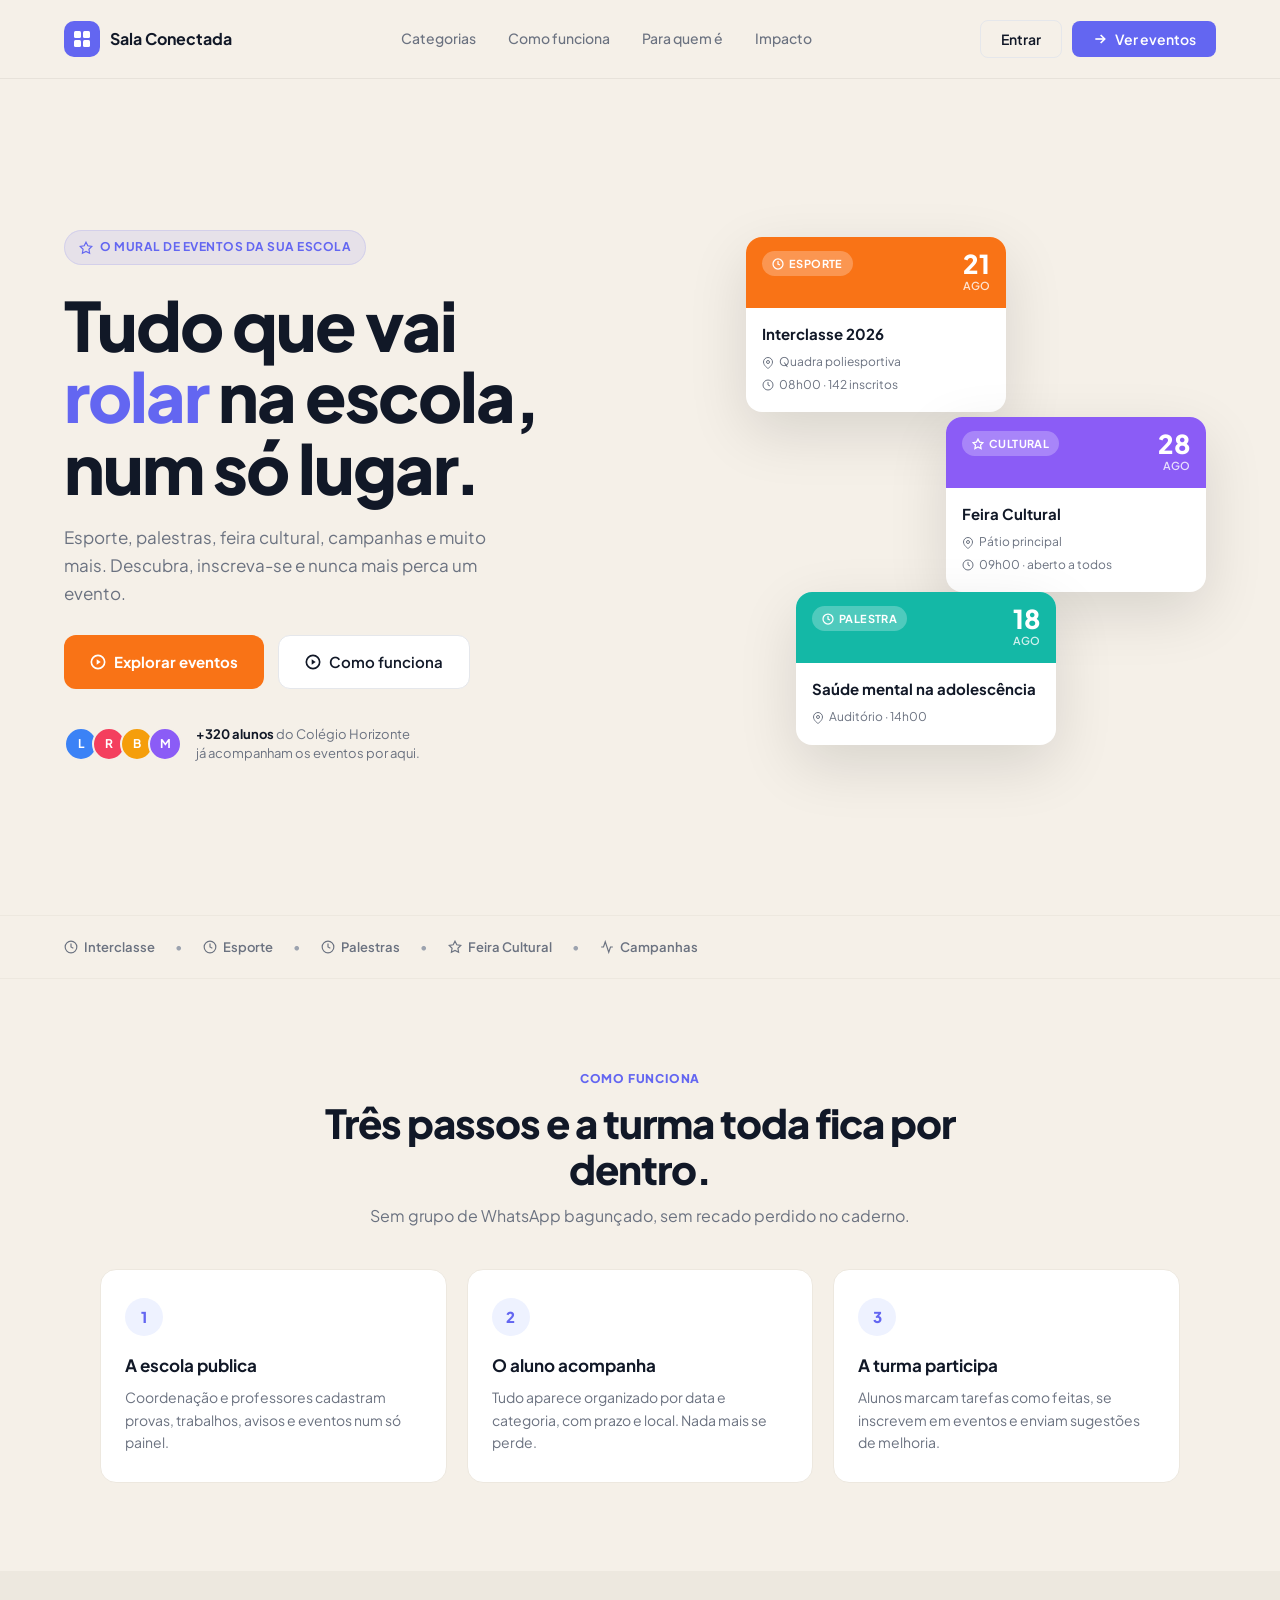
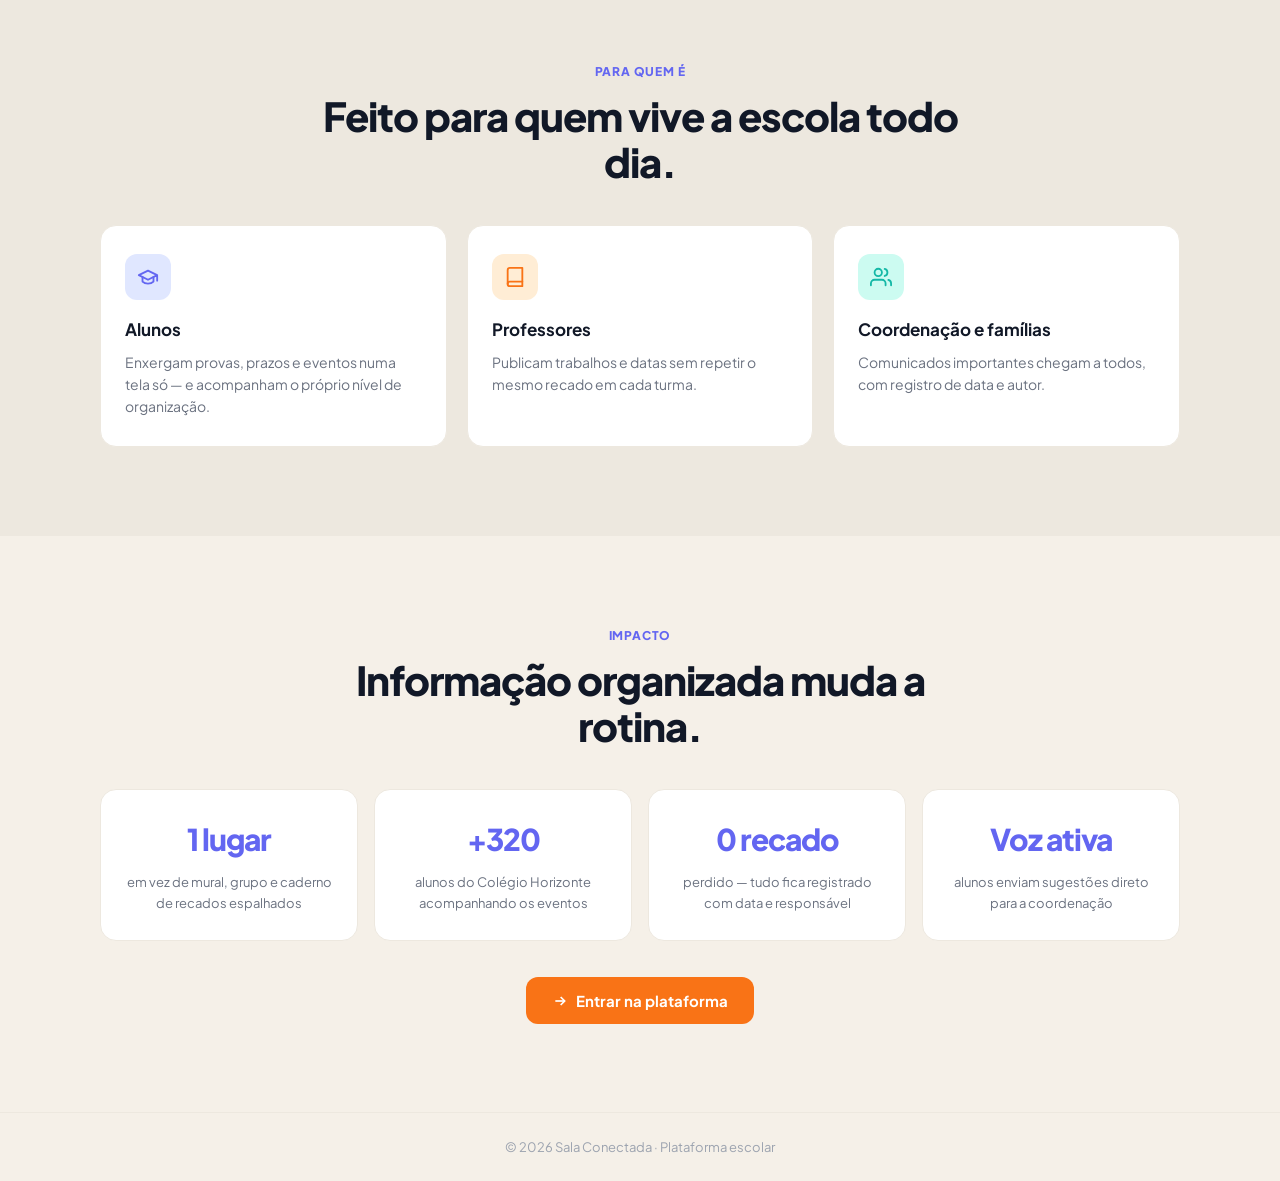
<file: index.html>
<!DOCTYPE html>
<html lang="pt-BR">
<head>
  <meta charset="UTF-8" />
  <meta name="viewport" content="width=device-width, initial-scale=1.0" />
  <title>Sala Conectada</title>
  <link rel="stylesheet" href="style.css?v=6" />
  <link rel="preconnect" href="https://fonts.googleapis.com" />
  <link rel="preconnect" href="https://fonts.gstatic.com" crossorigin />
  <link href="https://fonts.googleapis.com/css2?family=Plus+Jakarta+Sans:wght@400;500;600;700;800&display=swap" rel="stylesheet" />
</head>
<body>

<!-- ════════════════════════════════════════
     LANDING PAGE
════════════════════════════════════════ -->
<div id="landing" class="page-landing show">

  <!-- NAV -->
  <nav class="ln-nav">
    <a class="ln-logo" href="#">
      <div class="logo-icon">
        <svg width="20" height="20" viewBox="0 0 20 20" fill="none">
          <rect x="2" y="2" width="7" height="7" rx="1.5" fill="white"/>
          <rect x="11" y="2" width="7" height="7" rx="1.5" fill="white"/>
          <rect x="2" y="11" width="7" height="7" rx="1.5" fill="white"/>
          <rect x="11" y="11" width="7" height="7" rx="1.5" fill="white"/>
        </svg>
      </div>
      <span>Sala Conectada</span>
    </a>
    <div class="ln-links">
      <a href="#categorias">Categorias</a>
      <a href="#como-funciona">Como funciona</a>
      <a href="#para-quem">Para quem é</a>
      <a href="#impacto">Impacto</a>
    </div>
    <div class="ln-actions">
      <button class="btn-outline-dark" data-go="dashboard">Entrar</button>
      <button class="btn-blue" data-go="eventos">
        <svg width="16" height="16" viewBox="0 0 24 24" fill="none" stroke="currentColor" stroke-width="2.5"><polyline points="5 12 19 12"/><polyline points="13 6 19 12 13 18"/></svg>
        Ver eventos
      </button>
    </div>
  </nav>

  <!-- HERO -->
  <section class="hero">
    <div class="hero-left">
      <div class="hero-tag">
        <svg width="14" height="14" viewBox="0 0 24 24" fill="none" stroke="currentColor" stroke-width="2"><path d="M12 2l3.09 6.26L22 9.27l-5 4.87 1.18 6.88L12 17.77l-6.18 3.25L7 14.14 2 9.27l6.91-1.01L12 2z"/></svg>
        O MURAL DE EVENTOS DA SUA ESCOLA
      </div>
      <h1 class="hero-title">
        Tudo que vai<br/>
        <span class="hero-highlight">rolar</span> na escola,<br/>
        num só lugar.
      </h1>
      <p class="hero-desc">
        Esporte, palestras, feira cultural, campanhas e muito mais.
        Descubra, inscreva-se e nunca mais perca um evento.
      </p>
      <div class="hero-btns">
        <button class="btn-orange" data-go="eventos">
          <svg width="16" height="16" viewBox="0 0 24 24" fill="none" stroke="currentColor" stroke-width="2.5"><circle cx="12" cy="12" r="10"/><polygon points="10 8 16 12 10 16 10 8" fill="currentColor" stroke="none"/></svg>
          Explorar eventos
        </button>
        <a class="btn-ghost-dark" href="#como-funciona">
          <svg width="16" height="16" viewBox="0 0 24 24" fill="none" stroke="currentColor" stroke-width="2.5"><circle cx="12" cy="12" r="10"/><polygon points="10 8 16 12 10 16 10 8" fill="currentColor" stroke="none"/></svg>
          Como funciona
        </a>
      </div>
      <div class="hero-proof">
        <div class="proof-avatars">
          <div class="avatar-pill blue">L</div>
          <div class="avatar-pill rose">R</div>
          <div class="avatar-pill amber">B</div>
          <div class="avatar-pill purple">M</div>
        </div>
        <p><strong>+320 alunos</strong> do Colégio Horizonte<br/>já acompanham os eventos por aqui.</p>
      </div>
    </div>

    <div class="hero-right">
      <div class="event-card-float card-orange" style="top:0;right:210px">
        <div class="ecf-header orange-bg">
          <span class="ecf-tag">
            <svg width="12" height="12" viewBox="0 0 24 24" fill="none" stroke="currentColor" stroke-width="2.5"><circle cx="12" cy="12" r="10"/><polyline points="12 6 12 12 16 14"/></svg>
            ESPORTE
          </span>
          <div class="ecf-date"><span class="ecf-day">21</span><span class="ecf-month">AGO</span></div>
        </div>
        <div class="ecf-body">
          <h4>Interclasse 2026</h4>
          <p><svg width="12" height="12" viewBox="0 0 24 24" fill="none" stroke="currentColor" stroke-width="2"><path d="M21 10c0 7-9 13-9 13s-9-6-9-13a9 9 0 0 1 18 0z"/><circle cx="12" cy="10" r="3"/></svg> Quadra poliesportiva</p>
          <p><svg width="12" height="12" viewBox="0 0 24 24" fill="none" stroke="currentColor" stroke-width="2"><circle cx="12" cy="12" r="10"/><polyline points="12 6 12 12 16 14"/></svg> 08h00 · 142 inscritos</p>
        </div>
      </div>

      <div class="event-card-float card-purple" style="top:180px;right:10px">
        <div class="ecf-header purple-bg">
          <span class="ecf-tag">
            <svg width="12" height="12" viewBox="0 0 24 24" fill="none" stroke="currentColor" stroke-width="2.5"><path d="M12 2l3.09 6.26L22 9.27l-5 4.87 1.18 6.88L12 17.77l-6.18 3.25L7 14.14 2 9.27l6.91-1.01L12 2z"/></svg>
            CULTURAL
          </span>
          <div class="ecf-date"><span class="ecf-day">28</span><span class="ecf-month">AGO</span></div>
        </div>
        <div class="ecf-body">
          <h4>Feira Cultural</h4>
          <p><svg width="12" height="12" viewBox="0 0 24 24" fill="none" stroke="currentColor" stroke-width="2"><path d="M21 10c0 7-9 13-9 13s-9-6-9-13a9 9 0 0 1 18 0z"/><circle cx="12" cy="10" r="3"/></svg> Pátio principal</p>
          <p><svg width="12" height="12" viewBox="0 0 24 24" fill="none" stroke="currentColor" stroke-width="2"><circle cx="12" cy="12" r="10"/><polyline points="12 6 12 12 16 14"/></svg> 09h00 · aberto a todos</p>
        </div>
      </div>

      <div class="event-card-float card-teal" style="top:355px;right:160px">
        <div class="ecf-header teal-bg">
          <span class="ecf-tag">
            <svg width="12" height="12" viewBox="0 0 24 24" fill="none" stroke="currentColor" stroke-width="2.5"><circle cx="12" cy="12" r="10"/><polyline points="12 6 12 12 16 14"/></svg>
            PALESTRA
          </span>
          <div class="ecf-date"><span class="ecf-day">18</span><span class="ecf-month">AGO</span></div>
        </div>
        <div class="ecf-body">
          <h4>Saúde mental na adolescência</h4>
          <p><svg width="12" height="12" viewBox="0 0 24 24" fill="none" stroke="currentColor" stroke-width="2"><path d="M21 10c0 7-9 13-9 13s-9-6-9-13a9 9 0 0 1 18 0z"/><circle cx="12" cy="10" r="3"/></svg> Auditório · 14h00</p>
        </div>
      </div>
    </div>
  </section>

  <!-- CATEGORIES SCROLL -->
  <div class="cat-strip" id="categorias">
    <div class="cat-item"><svg width="14" height="14" viewBox="0 0 24 24" fill="none" stroke="currentColor" stroke-width="2"><circle cx="12" cy="12" r="10"/><polyline points="12 6 12 12 16 14"/></svg> Interclasse</div>
    <div class="cat-sep">•</div>
    <div class="cat-item"><svg width="14" height="14" viewBox="0 0 24 24" fill="none" stroke="currentColor" stroke-width="2"><circle cx="12" cy="12" r="10"/><polyline points="12 6 12 12 16 14"/></svg> Esporte</div>
    <div class="cat-sep">•</div>
    <div class="cat-item"><svg width="14" height="14" viewBox="0 0 24 24" fill="none" stroke="currentColor" stroke-width="2"><circle cx="12" cy="12" r="10"/><polyline points="12 6 12 12 16 14"/></svg> Palestras</div>
    <div class="cat-sep">•</div>
    <div class="cat-item"><svg width="14" height="14" viewBox="0 0 24 24" fill="none" stroke="currentColor" stroke-width="2"><path d="M12 2l3.09 6.26L22 9.27l-5 4.87 1.18 6.88L12 17.77l-6.18 3.25L7 14.14 2 9.27l6.91-1.01L12 2z"/></svg> Feira Cultural</div>
    <div class="cat-sep">•</div>
    <div class="cat-item"><svg width="14" height="14" viewBox="0 0 24 24" fill="none" stroke="currentColor" stroke-width="2"><path d="M22 12h-4l-3 9L9 3l-3 9H2"/></svg> Campanhas</div>
  </div>

  <!-- COMO FUNCIONA -->
  <section class="ln-section" id="como-funciona">
    <div class="ln-section-head">
      <span class="ln-eyebrow">COMO FUNCIONA</span>
      <h2>Três passos e a turma toda fica por dentro.</h2>
      <p>Sem grupo de WhatsApp bagunçado, sem recado perdido no caderno.</p>
    </div>
    <div class="step-grid">
      <div class="step-card">
        <div class="step-num">1</div>
        <h3>A escola publica</h3>
        <p>Coordenação e professores cadastram provas, trabalhos, avisos e eventos num só painel.</p>
      </div>
      <div class="step-card">
        <div class="step-num">2</div>
        <h3>O aluno acompanha</h3>
        <p>Tudo aparece organizado por data e categoria, com prazo e local. Nada mais se perde.</p>
      </div>
      <div class="step-card">
        <div class="step-num">3</div>
        <h3>A turma participa</h3>
        <p>Alunos marcam tarefas como feitas, se inscrevem em eventos e enviam sugestões de melhoria.</p>
      </div>
    </div>
  </section>

  <!-- PARA QUEM É -->
  <section class="ln-section ln-section-alt" id="para-quem">
    <div class="ln-section-head">
      <span class="ln-eyebrow">PARA QUEM É</span>
      <h2>Feito para quem vive a escola todo dia.</h2>
    </div>
    <div class="who-grid">
      <div class="who-card">
        <div class="who-icon violet">
          <svg width="22" height="22" viewBox="0 0 24 24" fill="none" stroke="currentColor" stroke-width="2" stroke-linecap="round" stroke-linejoin="round"><path d="M22 10v6M2 10l10-5 10 5-10 5z"/><path d="M6 12v5c3 3 9 3 12 0v-5"/></svg>
        </div>
        <h3>Alunos</h3>
        <p>Enxergam provas, prazos e eventos numa tela só — e acompanham o próprio nível de organização.</p>
      </div>
      <div class="who-card">
        <div class="who-icon orange">
          <svg width="22" height="22" viewBox="0 0 24 24" fill="none" stroke="currentColor" stroke-width="2" stroke-linecap="round" stroke-linejoin="round"><path d="M4 19.5A2.5 2.5 0 0 1 6.5 17H20"/><path d="M6.5 2H20v20H6.5A2.5 2.5 0 0 1 4 19.5v-15A2.5 2.5 0 0 1 6.5 2z"/></svg>
        </div>
        <h3>Professores</h3>
        <p>Publicam trabalhos e datas sem repetir o mesmo recado em cada turma.</p>
      </div>
      <div class="who-card">
        <div class="who-icon teal">
          <svg width="22" height="22" viewBox="0 0 24 24" fill="none" stroke="currentColor" stroke-width="2" stroke-linecap="round" stroke-linejoin="round"><path d="M17 21v-2a4 4 0 0 0-4-4H5a4 4 0 0 0-4 4v2"/><circle cx="9" cy="7" r="4"/><path d="M23 21v-2a4 4 0 0 0-3-3.87"/><path d="M16 3.13a4 4 0 0 1 0 7.75"/></svg>
        </div>
        <h3>Coordenação e famílias</h3>
        <p>Comunicados importantes chegam a todos, com registro de data e autor.</p>
      </div>
    </div>
  </section>

  <!-- IMPACTO -->
  <section class="ln-section" id="impacto">
    <div class="ln-section-head">
      <span class="ln-eyebrow">IMPACTO</span>
      <h2>Informação organizada muda a rotina.</h2>
    </div>
    <div class="impact-grid">
      <div class="impact-card">
        <strong>1 lugar</strong>
        <span>em vez de mural, grupo e caderno de recados espalhados</span>
      </div>
      <div class="impact-card">
        <strong>+320</strong>
        <span>alunos do Colégio Horizonte acompanhando os eventos</span>
      </div>
      <div class="impact-card">
        <strong>0 recado</strong>
        <span>perdido — tudo fica registrado com data e responsável</span>
      </div>
      <div class="impact-card">
        <strong>Voz ativa</strong>
        <span>alunos enviam sugestões direto para a coordenação</span>
      </div>
    </div>
    <div class="impact-cta">
      <button class="btn-orange" data-go="dashboard">
        <svg width="16" height="16" viewBox="0 0 24 24" fill="none" stroke="currentColor" stroke-width="2.5"><polyline points="5 12 19 12"/><polyline points="13 6 19 12 13 18"/></svg>
        Entrar na plataforma
      </button>
    </div>
  </section>

  <footer class="ln-footer">
    <p>© 2026 Sala Conectada · Plataforma escolar</p>
  </footer>
</div>


<!-- ════════════════════════════════════════
     APP
════════════════════════════════════════ -->
<div id="app" class="page-app">

  <!-- SIDEBAR -->
  <aside class="sidebar">
    <div class="sb-brand" data-go="landing" title="Voltar para a página inicial">
      <div class="logo-icon">
        <svg width="20" height="20" viewBox="0 0 20 20" fill="none">
          <rect x="2" y="2" width="7" height="7" rx="1.5" fill="white"/>
          <rect x="11" y="2" width="7" height="7" rx="1.5" fill="white"/>
          <rect x="2" y="11" width="7" height="7" rx="1.5" fill="white"/>
          <rect x="11" y="11" width="7" height="7" rx="1.5" fill="white"/>
        </svg>
      </div>
      <div class="sb-brand-text">
        <span class="sb-brand-name">Sala Conectada</span>
        <span class="sb-brand-sub">A turma toda em um só lugar</span>
      </div>
    </div>

    <div class="sb-section-label">MENU</div>
    <nav class="sb-nav">
      <button class="sb-item active" data-nav="dashboard">
        <svg class="sb-icon" viewBox="0 0 24 24" fill="none" stroke="currentColor" stroke-width="2" stroke-linecap="round" stroke-linejoin="round"><rect x="3" y="3" width="7" height="7" rx="1"/><rect x="14" y="3" width="7" height="7" rx="1"/><rect x="3" y="14" width="7" height="7" rx="1"/><rect x="14" y="14" width="7" height="7" rx="1"/></svg>
        Dashboard
      </button>
      <button class="sb-item" data-nav="calendario">
        <svg class="sb-icon" viewBox="0 0 24 24" fill="none" stroke="currentColor" stroke-width="2" stroke-linecap="round" stroke-linejoin="round"><rect x="3" y="4" width="18" height="18" rx="2"/><line x1="16" y1="2" x2="16" y2="6"/><line x1="8" y1="2" x2="8" y2="6"/><line x1="3" y1="10" x2="21" y2="10"/></svg>
        Calendário
      </button>
      <button class="sb-item" data-nav="tarefas">
        <svg class="sb-icon" viewBox="0 0 24 24" fill="none" stroke="currentColor" stroke-width="2" stroke-linecap="round" stroke-linejoin="round"><polyline points="9 11 12 14 22 4"/><path d="M21 12v7a2 2 0 0 1-2 2H5a2 2 0 0 1-2-2V5a2 2 0 0 1 2-2h11"/></svg>
        Tarefas
        <span class="sb-badge" id="badge-tarefas" style="display:none">0</span>
      </button>
      <button class="sb-item" data-nav="avisos">
        <svg class="sb-icon" viewBox="0 0 24 24" fill="none" stroke="currentColor" stroke-width="2" stroke-linecap="round" stroke-linejoin="round"><path d="M22 17H2a3 3 0 0 0 3-3V9a7 7 0 0 1 14 0v5a3 3 0 0 0 3 3z"/><path d="M13.73 21a2 2 0 0 1-3.46 0"/></svg>
        Avisos
      </button>
      <button class="sb-item" data-nav="eventos">
        <svg class="sb-icon" viewBox="0 0 24 24" fill="none" stroke="currentColor" stroke-width="2" stroke-linecap="round" stroke-linejoin="round"><polygon points="12 2 15.09 8.26 22 9.27 17 14.14 18.18 21.02 12 17.77 5.82 21.02 7 14.14 2 9.27 8.91 8.26 12 2"/></svg>
        Eventos
      </button>
      <button class="sb-item" data-nav="sugestoes">
        <svg class="sb-icon" viewBox="0 0 24 24" fill="none" stroke="currentColor" stroke-width="2" stroke-linecap="round" stroke-linejoin="round"><line x1="12" y1="2" x2="12" y2="6"/><path d="M12 18a6 6 0 1 0 0-12 6 6 0 0 0 0 12z"/><line x1="12" y1="22" x2="12" y2="18"/><line x1="4.93" y1="4.93" x2="7.76" y2="7.76"/><line x1="16.24" y1="16.24" x2="19.07" y2="19.07"/></svg>
        Sugestões
      </button>
    </nav>

    <div class="sb-section-label" style="margin-top:24px">VOCÊ</div>
    <nav class="sb-nav">
      <button class="sb-item" data-nav="perfil">
        <svg class="sb-icon" viewBox="0 0 24 24" fill="none" stroke="currentColor" stroke-width="2" stroke-linecap="round" stroke-linejoin="round"><path d="M20 21v-2a4 4 0 0 0-4-4H8a4 4 0 0 0-4 4v2"/><circle cx="12" cy="7" r="4"/></svg>
        Meu Perfil
      </button>
    </nav>

    <div class="sb-user-card">
      <div class="sb-user-avatar">HM</div>
      <div class="sb-user-info">
        <span class="sb-user-name">Helena Martins</span>
        <span class="sb-user-role">Aluna · 9º Ano B</span>
      </div>
    </div>
  </aside>

  <!-- MAIN -->
  <div class="app-main">
    <header class="topbar">
      <div class="topbar-left">
        <h1 class="topbar-title" id="topbar-title">Dashboard</h1>
        <p class="topbar-sub" id="topbar-sub">Resumo da sua semana escolar</p>
      </div>
      <div class="topbar-right">
        <div class="topbar-date">
          <svg width="16" height="16" viewBox="0 0 24 24" fill="none" stroke="currentColor" stroke-width="2"><rect x="3" y="4" width="18" height="18" rx="2"/><line x1="16" y1="2" x2="16" y2="6"/><line x1="8" y1="2" x2="8" y2="6"/><line x1="3" y1="10" x2="21" y2="10"/></svg>
          <span id="topbar-date-text"></span>
        </div>
        <button class="topbar-icon-btn">
          <svg width="20" height="20" viewBox="0 0 24 24" fill="none" stroke="currentColor" stroke-width="2"><path d="M22 17H2a3 3 0 0 0 3-3V9a7 7 0 0 1 14 0v5a3 3 0 0 0 3 3z"/><path d="M13.73 21a2 2 0 0 1-3.46 0"/></svg>
        </button>
        <button class="topbar-icon-btn">
          <svg width="20" height="20" viewBox="0 0 24 24" fill="none" stroke="currentColor" stroke-width="2"><path d="M20 21v-2a4 4 0 0 0-4-4H8a4 4 0 0 0-4 4v2"/><circle cx="12" cy="7" r="4"/></svg>
        </button>
      </div>
    </header>

    <main class="view-container">

      <!-- DASHBOARD -->
      <section class="view show" data-view="dashboard">
        <div class="stat-grid">
          <div class="stat-card">
            <div class="stat-icon-wrap violet"><svg width="20" height="20" viewBox="0 0 24 24" fill="none" stroke="currentColor" stroke-width="2"><rect x="3" y="4" width="18" height="18" rx="2"/><line x1="16" y1="2" x2="16" y2="6"/><line x1="8" y1="2" x2="8" y2="6"/><line x1="3" y1="10" x2="21" y2="10"/></svg></div>
            <div><span class="stat-label">Próximas provas</span><strong class="stat-val" id="stat-provas">0</strong></div>
          </div>
          <div class="stat-card">
            <div class="stat-icon-wrap orange"><svg width="20" height="20" viewBox="0 0 24 24" fill="none" stroke="currentColor" stroke-width="2"><polyline points="9 11 12 14 22 4"/><path d="M21 12v7a2 2 0 0 1-2 2H5a2 2 0 0 1-2-2V5a2 2 0 0 1 2-2h11"/></svg></div>
            <div><span class="stat-label">Tarefas pendentes</span><strong class="stat-val" id="stat-tarefas">0</strong></div>
          </div>
          <div class="stat-card">
            <div class="stat-icon-wrap rose"><svg width="20" height="20" viewBox="0 0 24 24" fill="none" stroke="currentColor" stroke-width="2"><path d="M22 17H2a3 3 0 0 0 3-3V9a7 7 0 0 1 14 0v5a3 3 0 0 0 3 3z"/><path d="M13.73 21a2 2 0 0 1-3.46 0"/></svg></div>
            <div><span class="stat-label">Avisos importantes</span><strong class="stat-val" id="stat-avisos">0</strong></div>
          </div>
          <div class="stat-card">
            <div class="stat-icon-wrap teal"><svg width="20" height="20" viewBox="0 0 24 24" fill="none" stroke="currentColor" stroke-width="2"><polygon points="12 2 15.09 8.26 22 9.27 17 14.14 18.18 21.02 12 17.77 5.82 21.02 7 14.14 2 9.27 8.91 8.26 12 2"/></svg></div>
            <div><span class="stat-label">Próximos eventos</span><strong class="stat-val" id="stat-eventos">0</strong></div>
          </div>
        </div>

        <div class="dash-row">
          <div class="panel">
            <div class="panel-header"><h3>Resumo da semana</h3></div>
            <div id="activity-feed">
              <div class="empty-state"><div class="es-icon">📋</div><h4>Nenhuma atividade ainda</h4><p>Os dados vão aparecer aqui quando forem cadastrados.</p></div>
            </div>
          </div>
          <div class="panel">
            <div class="panel-header"><h3>Organização da turma</h3></div>
            <div class="org-wrap">
              <div class="org-ring-wrap">
                <svg class="org-ring" viewBox="0 0 120 120">
                  <circle cx="60" cy="60" r="50" fill="none" stroke="#E5E7EB" stroke-width="10"/>
                  <circle cx="60" cy="60" r="50" fill="none" stroke="url(#rg)" stroke-width="10"
                    stroke-dasharray="314.16" stroke-dashoffset="314.16" stroke-linecap="round"
                    transform="rotate(-90 60 60)" id="org-arc"/>
                  <defs><linearGradient id="rg" x1="0%" y1="0%" x2="100%" y2="0%">
                    <stop offset="0%" stop-color="#6366F1"/>
                    <stop offset="100%" stop-color="#8B5CF6"/>
                  </linearGradient></defs>
                </svg>
                <div class="org-ring-label"><strong id="org-pct">0%</strong><small>organizado</small></div>
              </div>
              <div class="org-stats">
                <div class="org-stat"><strong id="mini-conc">0</strong><span>Concluídas</span></div>
                <div class="org-stat"><strong id="mini-pend">0</strong><span>Pendentes</span></div>
                <div class="org-stat"><strong id="mini-sug">0</strong><span>Sugestões</span></div>
              </div>
            </div>
          </div>
        </div>

        <div class="panel" style="margin-top:16px">
          <div class="panel-header panel-header-row">
            <h3>Próximos compromissos</h3>
            <button class="link-btn" data-nav="calendario">Ver calendário completo →</button>
          </div>
          <div id="upcoming-list" class="upcoming"></div>
        </div>
      </section>

      <!-- CALENDÁRIO -->
      <section class="view" data-view="calendario">
        <div id="calendar-list" class="list-stack"></div>
      </section>

      <!-- TAREFAS -->
      <section class="view" data-view="tarefas">
        <div class="filter-bar" id="task-filters">
          <button class="filter-chip active" data-filter="todas">Todas</button>
          <button class="filter-chip" data-filter="Pendente">Pendentes</button>
          <button class="filter-chip" data-filter="Em andamento">Em andamento</button>
          <button class="filter-chip" data-filter="Concluída">Concluídas</button>
        </div>
        <div id="task-list" class="list-stack"></div>
      </section>

      <!-- AVISOS -->
      <section class="view" data-view="avisos">
        <div id="notice-list" class="list-stack"></div>
      </section>

      <!-- EVENTOS -->
      <section class="view" data-view="eventos">
        <div id="event-list" class="list-stack"></div>
      </section>

      <!-- SUGESTÕES -->
      <section class="view" data-view="sugestoes">
        <div class="suggest-grid">
          <div class="panel">
            <div class="panel-header"><h3>Nova sugestão</h3></div>
            <form id="suggest-form" class="form-stack" novalidate>
              <div class="form-group">
                <label>Título</label>
                <input type="text" id="sug-title" placeholder="Ex: Mais opções na cantina" required />
              </div>
              <div class="form-group">
                <label>Categoria</label>
                <select id="sug-cat">
                  <option>Convivência</option>
                  <option>Infraestrutura</option>
                  <option>Eventos</option>
                  <option>Estudos</option>
                  <option>Outros</option>
                </select>
              </div>
              <div class="form-group">
                <label>Descrição</label>
                <textarea id="sug-desc" rows="4" placeholder="Descreva sua ideia..." required></textarea>
              </div>
              <button type="submit" class="btn-violet-full">Enviar sugestão</button>
            </form>
          </div>
          <div>
            <div class="suggest-list-head">
              <h3>Enviadas</h3>
              <span class="count-badge" id="sug-count">0</span>
            </div>
            <div id="suggest-list" class="list-stack"></div>
          </div>
        </div>
      </section>

      <!-- PERFIL -->
      <section class="view" data-view="perfil">
        <div class="profile-grid">
          <div class="panel profile-panel">
            <div class="profile-avatar-big">HM</div>
            <h3>Helena Martins</h3>
            <p class="text-muted">9º Ano B · 2026</p>
            <div class="profile-divider"></div>
            <div class="profile-stats">
              <div><strong id="prof-conc">0</strong><span>Concluídas</span></div>
              <div><strong id="prof-sug">0</strong><span>Sugestões</span></div>
              <div><strong id="prof-org">0%</strong><span>Organização</span></div>
            </div>
          </div>
          <div class="panel">
            <div class="panel-header"><h3>🏆 Conquistas</h3></div>
            <div id="achievements-list" class="achievements"></div>
          </div>
        </div>
      </section>

    </main>
  </div>
</div>

<div id="toast" class="toast"></div>
<script src="script.js?v=6"></script>
</body>
</html>
</file>
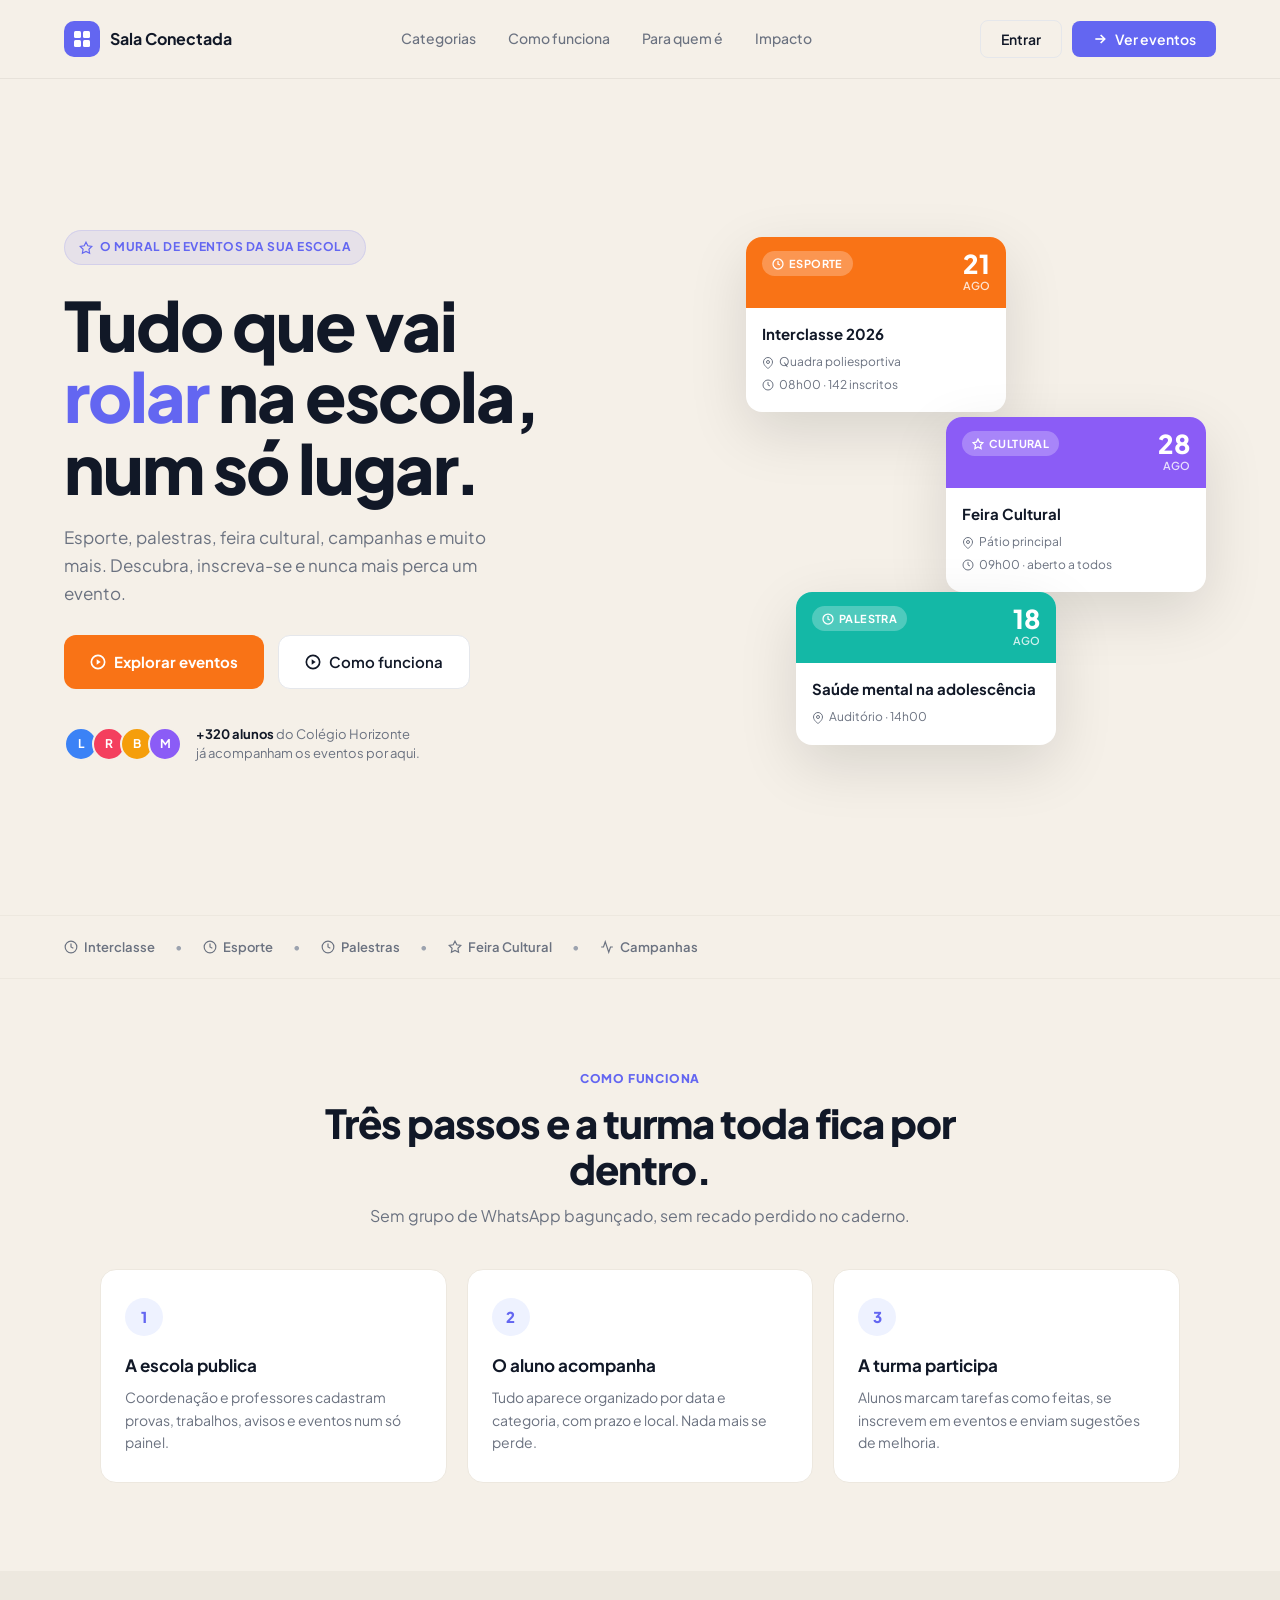
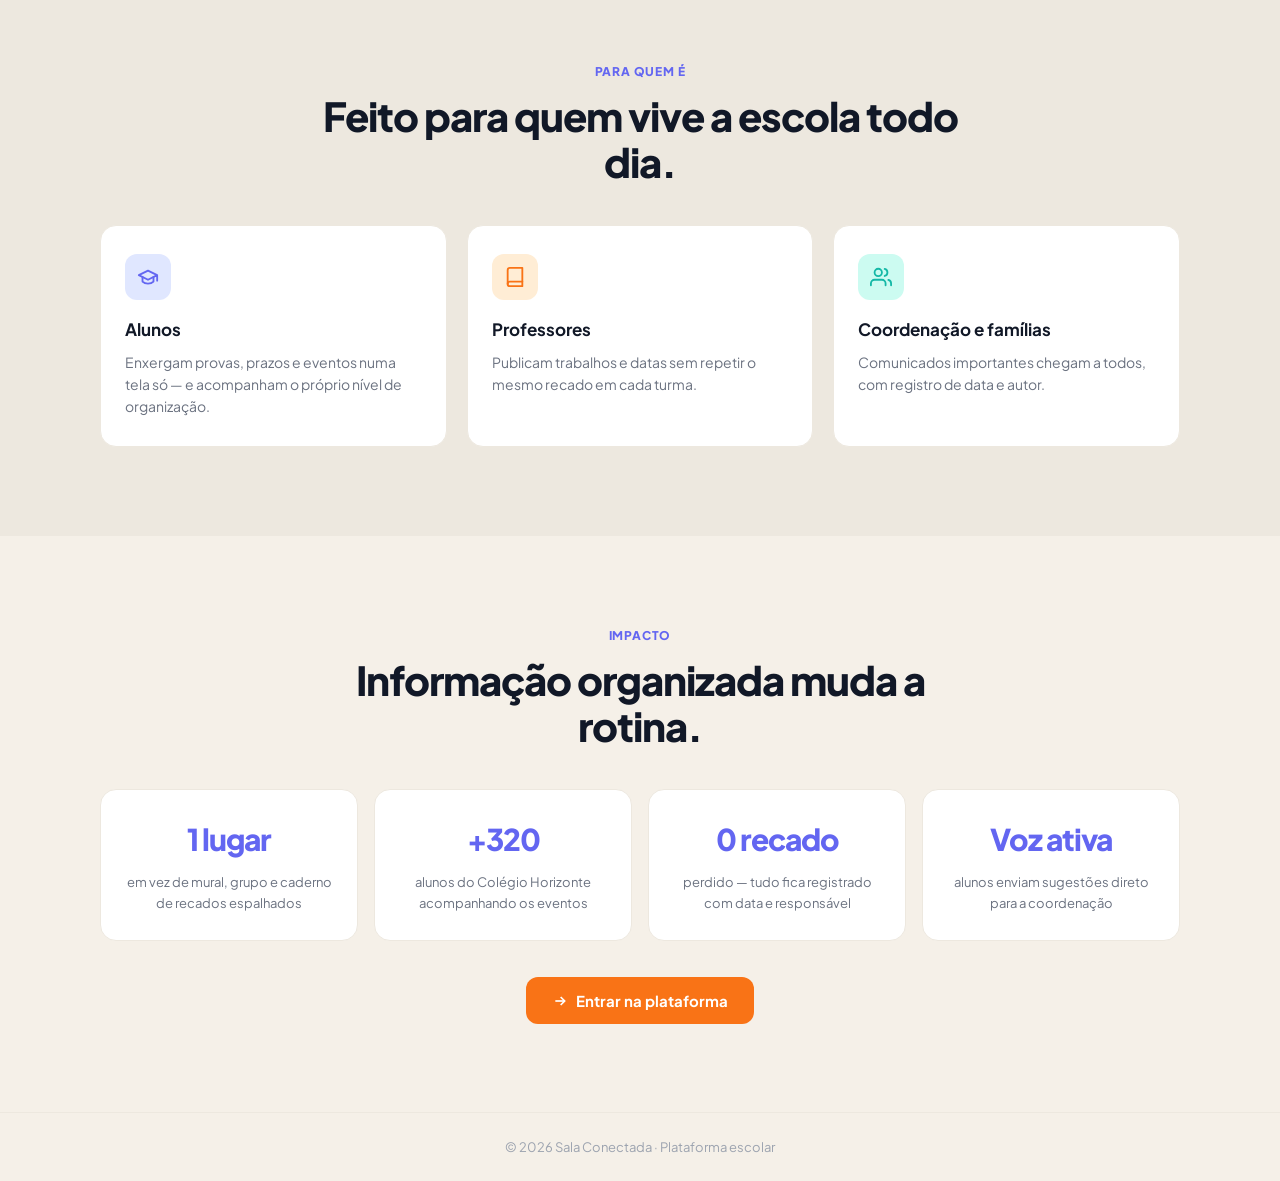
<file: desktop/index.html>
<!DOCTYPE html>
<html lang="pt-BR">
<head>
  <meta charset="UTF-8" />
  <meta name="viewport" content="width=device-width, initial-scale=1.0" />
  <title>Sala Conectada</title>
  <link rel="stylesheet" href="style.css" />
  <link rel="preconnect" href="https://fonts.googleapis.com" />
  <link rel="preconnect" href="https://fonts.gstatic.com" crossorigin />
  <link href="https://fonts.googleapis.com/css2?family=Plus+Jakarta+Sans:wght@400;500;600;700;800&display=swap" rel="stylesheet" />
</head>
<body>

<!-- ════════════════════════════════════════
     LANDING PAGE
════════════════════════════════════════ -->
<div id="landing" class="page-landing show">

  <!-- NAV -->
  <nav class="ln-nav">
    <a class="ln-logo" href="#">
      <div class="logo-icon">
        <svg width="20" height="20" viewBox="0 0 20 20" fill="none">
          <rect x="2" y="2" width="7" height="7" rx="1.5" fill="white"/>
          <rect x="11" y="2" width="7" height="7" rx="1.5" fill="white"/>
          <rect x="2" y="11" width="7" height="7" rx="1.5" fill="white"/>
          <rect x="11" y="11" width="7" height="7" rx="1.5" fill="white"/>
        </svg>
      </div>
      <span>Sala Conectada</span>
    </a>
    <div class="ln-links">
      <a href="#categorias">Categorias</a>
      <a href="#como-funciona">Como funciona</a>
      <a href="#para-quem">Para quem é</a>
      <a href="#impacto">Impacto</a>
    </div>
    <div class="ln-actions">
      <button class="btn-outline-dark" data-go="dashboard">Entrar</button>
      <button class="btn-blue" data-go="eventos">
        <svg width="16" height="16" viewBox="0 0 24 24" fill="none" stroke="currentColor" stroke-width="2.5"><polyline points="5 12 19 12"/><polyline points="13 6 19 12 13 18"/></svg>
        Ver eventos
      </button>
    </div>
  </nav>

  <!-- HERO -->
  <section class="hero">
    <div class="hero-left">
      <div class="hero-tag">
        <svg width="14" height="14" viewBox="0 0 24 24" fill="none" stroke="currentColor" stroke-width="2"><path d="M12 2l3.09 6.26L22 9.27l-5 4.87 1.18 6.88L12 17.77l-6.18 3.25L7 14.14 2 9.27l6.91-1.01L12 2z"/></svg>
        O MURAL DE EVENTOS DA SUA ESCOLA
      </div>
      <h1 class="hero-title">
        Tudo que vai<br/>
        <span class="hero-highlight">rolar</span> na escola,<br/>
        num só lugar.
      </h1>
      <p class="hero-desc">
        Esporte, palestras, feira cultural, campanhas e muito mais.
        Descubra, inscreva-se e nunca mais perca um evento.
      </p>
      <div class="hero-btns">
        <button class="btn-orange" data-go="eventos">
          <svg width="16" height="16" viewBox="0 0 24 24" fill="none" stroke="currentColor" stroke-width="2.5"><circle cx="12" cy="12" r="10"/><polygon points="10 8 16 12 10 16 10 8" fill="currentColor" stroke="none"/></svg>
          Explorar eventos
        </button>
        <a class="btn-ghost-dark" href="#como-funciona">
          <svg width="16" height="16" viewBox="0 0 24 24" fill="none" stroke="currentColor" stroke-width="2.5"><circle cx="12" cy="12" r="10"/><polygon points="10 8 16 12 10 16 10 8" fill="currentColor" stroke="none"/></svg>
          Como funciona
        </a>
      </div>
      <div class="hero-proof">
        <div class="proof-avatars">
          <div class="avatar-pill blue">L</div>
          <div class="avatar-pill rose">R</div>
          <div class="avatar-pill amber">B</div>
          <div class="avatar-pill purple">M</div>
        </div>
        <p><strong>+320 alunos</strong> do Colégio Horizonte<br/>já acompanham os eventos por aqui.</p>
      </div>
    </div>

    <div class="hero-right">
      <div class="event-card-float card-orange" style="top:0;right:210px">
        <div class="ecf-header orange-bg">
          <span class="ecf-tag">
            <svg width="12" height="12" viewBox="0 0 24 24" fill="none" stroke="currentColor" stroke-width="2.5"><circle cx="12" cy="12" r="10"/><polyline points="12 6 12 12 16 14"/></svg>
            ESPORTE
          </span>
          <div class="ecf-date"><span class="ecf-day">21</span><span class="ecf-month">AGO</span></div>
        </div>
        <div class="ecf-body">
          <h4>Interclasse 2026</h4>
          <p><svg width="12" height="12" viewBox="0 0 24 24" fill="none" stroke="currentColor" stroke-width="2"><path d="M21 10c0 7-9 13-9 13s-9-6-9-13a9 9 0 0 1 18 0z"/><circle cx="12" cy="10" r="3"/></svg> Quadra poliesportiva</p>
          <p><svg width="12" height="12" viewBox="0 0 24 24" fill="none" stroke="currentColor" stroke-width="2"><circle cx="12" cy="12" r="10"/><polyline points="12 6 12 12 16 14"/></svg> 08h00 · 142 inscritos</p>
        </div>
      </div>

      <div class="event-card-float card-purple" style="top:180px;right:10px">
        <div class="ecf-header purple-bg">
          <span class="ecf-tag">
            <svg width="12" height="12" viewBox="0 0 24 24" fill="none" stroke="currentColor" stroke-width="2.5"><path d="M12 2l3.09 6.26L22 9.27l-5 4.87 1.18 6.88L12 17.77l-6.18 3.25L7 14.14 2 9.27l6.91-1.01L12 2z"/></svg>
            CULTURAL
          </span>
          <div class="ecf-date"><span class="ecf-day">28</span><span class="ecf-month">AGO</span></div>
        </div>
        <div class="ecf-body">
          <h4>Feira Cultural</h4>
          <p><svg width="12" height="12" viewBox="0 0 24 24" fill="none" stroke="currentColor" stroke-width="2"><path d="M21 10c0 7-9 13-9 13s-9-6-9-13a9 9 0 0 1 18 0z"/><circle cx="12" cy="10" r="3"/></svg> Pátio principal</p>
          <p><svg width="12" height="12" viewBox="0 0 24 24" fill="none" stroke="currentColor" stroke-width="2"><circle cx="12" cy="12" r="10"/><polyline points="12 6 12 12 16 14"/></svg> 09h00 · aberto a todos</p>
        </div>
      </div>

      <div class="event-card-float card-teal" style="top:355px;right:160px">
        <div class="ecf-header teal-bg">
          <span class="ecf-tag">
            <svg width="12" height="12" viewBox="0 0 24 24" fill="none" stroke="currentColor" stroke-width="2.5"><circle cx="12" cy="12" r="10"/><polyline points="12 6 12 12 16 14"/></svg>
            PALESTRA
          </span>
          <div class="ecf-date"><span class="ecf-day">18</span><span class="ecf-month">AGO</span></div>
        </div>
        <div class="ecf-body">
          <h4>Saúde mental na adolescência</h4>
          <p><svg width="12" height="12" viewBox="0 0 24 24" fill="none" stroke="currentColor" stroke-width="2"><path d="M21 10c0 7-9 13-9 13s-9-6-9-13a9 9 0 0 1 18 0z"/><circle cx="12" cy="10" r="3"/></svg> Auditório · 14h00</p>
        </div>
      </div>
    </div>
  </section>

  <!-- CATEGORIES SCROLL -->
  <div class="cat-strip" id="categorias">
    <div class="cat-item"><svg width="14" height="14" viewBox="0 0 24 24" fill="none" stroke="currentColor" stroke-width="2"><circle cx="12" cy="12" r="10"/><polyline points="12 6 12 12 16 14"/></svg> Interclasse</div>
    <div class="cat-sep">•</div>
    <div class="cat-item"><svg width="14" height="14" viewBox="0 0 24 24" fill="none" stroke="currentColor" stroke-width="2"><circle cx="12" cy="12" r="10"/><polyline points="12 6 12 12 16 14"/></svg> Esporte</div>
    <div class="cat-sep">•</div>
    <div class="cat-item"><svg width="14" height="14" viewBox="0 0 24 24" fill="none" stroke="currentColor" stroke-width="2"><circle cx="12" cy="12" r="10"/><polyline points="12 6 12 12 16 14"/></svg> Palestras</div>
    <div class="cat-sep">•</div>
    <div class="cat-item"><svg width="14" height="14" viewBox="0 0 24 24" fill="none" stroke="currentColor" stroke-width="2"><path d="M12 2l3.09 6.26L22 9.27l-5 4.87 1.18 6.88L12 17.77l-6.18 3.25L7 14.14 2 9.27l6.91-1.01L12 2z"/></svg> Feira Cultural</div>
    <div class="cat-sep">•</div>
    <div class="cat-item"><svg width="14" height="14" viewBox="0 0 24 24" fill="none" stroke="currentColor" stroke-width="2"><path d="M22 12h-4l-3 9L9 3l-3 9H2"/></svg> Campanhas</div>
  </div>

  <!-- COMO FUNCIONA -->
  <section class="ln-section" id="como-funciona">
    <div class="ln-section-head">
      <span class="ln-eyebrow">COMO FUNCIONA</span>
      <h2>Três passos e a turma toda fica por dentro.</h2>
      <p>Sem grupo de WhatsApp bagunçado, sem recado perdido no caderno.</p>
    </div>
    <div class="step-grid">
      <div class="step-card">
        <div class="step-num">1</div>
        <h3>A escola publica</h3>
        <p>Coordenação e professores cadastram provas, trabalhos, avisos e eventos num só painel.</p>
      </div>
      <div class="step-card">
        <div class="step-num">2</div>
        <h3>O aluno acompanha</h3>
        <p>Tudo aparece organizado por data e categoria, com prazo e local. Nada mais se perde.</p>
      </div>
      <div class="step-card">
        <div class="step-num">3</div>
        <h3>A turma participa</h3>
        <p>Alunos marcam tarefas como feitas, se inscrevem em eventos e enviam sugestões de melhoria.</p>
      </div>
    </div>
  </section>

  <!-- PARA QUEM É -->
  <section class="ln-section ln-section-alt" id="para-quem">
    <div class="ln-section-head">
      <span class="ln-eyebrow">PARA QUEM É</span>
      <h2>Feito para quem vive a escola todo dia.</h2>
    </div>
    <div class="who-grid">
      <div class="who-card">
        <div class="who-icon violet">
          <svg width="22" height="22" viewBox="0 0 24 24" fill="none" stroke="currentColor" stroke-width="2" stroke-linecap="round" stroke-linejoin="round"><path d="M22 10v6M2 10l10-5 10 5-10 5z"/><path d="M6 12v5c3 3 9 3 12 0v-5"/></svg>
        </div>
        <h3>Alunos</h3>
        <p>Enxergam provas, prazos e eventos numa tela só — e acompanham o próprio nível de organização.</p>
      </div>
      <div class="who-card">
        <div class="who-icon orange">
          <svg width="22" height="22" viewBox="0 0 24 24" fill="none" stroke="currentColor" stroke-width="2" stroke-linecap="round" stroke-linejoin="round"><path d="M4 19.5A2.5 2.5 0 0 1 6.5 17H20"/><path d="M6.5 2H20v20H6.5A2.5 2.5 0 0 1 4 19.5v-15A2.5 2.5 0 0 1 6.5 2z"/></svg>
        </div>
        <h3>Professores</h3>
        <p>Publicam trabalhos e datas sem repetir o mesmo recado em cada turma.</p>
      </div>
      <div class="who-card">
        <div class="who-icon teal">
          <svg width="22" height="22" viewBox="0 0 24 24" fill="none" stroke="currentColor" stroke-width="2" stroke-linecap="round" stroke-linejoin="round"><path d="M17 21v-2a4 4 0 0 0-4-4H5a4 4 0 0 0-4 4v2"/><circle cx="9" cy="7" r="4"/><path d="M23 21v-2a4 4 0 0 0-3-3.87"/><path d="M16 3.13a4 4 0 0 1 0 7.75"/></svg>
        </div>
        <h3>Coordenação e famílias</h3>
        <p>Comunicados importantes chegam a todos, com registro de data e autor.</p>
      </div>
    </div>
  </section>

  <!-- IMPACTO -->
  <section class="ln-section" id="impacto">
    <div class="ln-section-head">
      <span class="ln-eyebrow">IMPACTO</span>
      <h2>Informação organizada muda a rotina.</h2>
    </div>
    <div class="impact-grid">
      <div class="impact-card">
        <strong>1 lugar</strong>
        <span>em vez de mural, grupo e caderno de recados espalhados</span>
      </div>
      <div class="impact-card">
        <strong>+320</strong>
        <span>alunos do Colégio Horizonte acompanhando os eventos</span>
      </div>
      <div class="impact-card">
        <strong>0 recado</strong>
        <span>perdido — tudo fica registrado com data e responsável</span>
      </div>
      <div class="impact-card">
        <strong>Voz ativa</strong>
        <span>alunos enviam sugestões direto para a coordenação</span>
      </div>
    </div>
    <div class="impact-cta">
      <button class="btn-orange" data-go="dashboard">
        <svg width="16" height="16" viewBox="0 0 24 24" fill="none" stroke="currentColor" stroke-width="2.5"><polyline points="5 12 19 12"/><polyline points="13 6 19 12 13 18"/></svg>
        Entrar na plataforma
      </button>
    </div>
  </section>

  <footer class="ln-footer">
    <p>© 2026 Sala Conectada · Plataforma escolar</p>
  </footer>
</div>


<!-- ════════════════════════════════════════
     APP
════════════════════════════════════════ -->
<div id="app" class="page-app">

  <!-- SIDEBAR -->
  <aside class="sidebar">
    <div class="sb-brand" data-go="landing" title="Voltar para a página inicial">
      <div class="logo-icon">
        <svg width="20" height="20" viewBox="0 0 20 20" fill="none">
          <rect x="2" y="2" width="7" height="7" rx="1.5" fill="white"/>
          <rect x="11" y="2" width="7" height="7" rx="1.5" fill="white"/>
          <rect x="2" y="11" width="7" height="7" rx="1.5" fill="white"/>
          <rect x="11" y="11" width="7" height="7" rx="1.5" fill="white"/>
        </svg>
      </div>
      <div class="sb-brand-text">
        <span class="sb-brand-name">Sala Conectada</span>
        <span class="sb-brand-sub">A turma toda em um só lugar</span>
      </div>
    </div>

    <div class="sb-section-label">MENU</div>
    <nav class="sb-nav">
      <button class="sb-item active" data-nav="dashboard">
        <svg class="sb-icon" viewBox="0 0 24 24" fill="none" stroke="currentColor" stroke-width="2" stroke-linecap="round" stroke-linejoin="round"><rect x="3" y="3" width="7" height="7" rx="1"/><rect x="14" y="3" width="7" height="7" rx="1"/><rect x="3" y="14" width="7" height="7" rx="1"/><rect x="14" y="14" width="7" height="7" rx="1"/></svg>
        Dashboard
      </button>
      <button class="sb-item" data-nav="calendario">
        <svg class="sb-icon" viewBox="0 0 24 24" fill="none" stroke="currentColor" stroke-width="2" stroke-linecap="round" stroke-linejoin="round"><rect x="3" y="4" width="18" height="18" rx="2"/><line x1="16" y1="2" x2="16" y2="6"/><line x1="8" y1="2" x2="8" y2="6"/><line x1="3" y1="10" x2="21" y2="10"/></svg>
        Calendário
      </button>
      <button class="sb-item" data-nav="tarefas">
        <svg class="sb-icon" viewBox="0 0 24 24" fill="none" stroke="currentColor" stroke-width="2" stroke-linecap="round" stroke-linejoin="round"><polyline points="9 11 12 14 22 4"/><path d="M21 12v7a2 2 0 0 1-2 2H5a2 2 0 0 1-2-2V5a2 2 0 0 1 2-2h11"/></svg>
        Tarefas
        <span class="sb-badge" id="badge-tarefas" style="display:none">0</span>
      </button>
      <button class="sb-item" data-nav="avisos">
        <svg class="sb-icon" viewBox="0 0 24 24" fill="none" stroke="currentColor" stroke-width="2" stroke-linecap="round" stroke-linejoin="round"><path d="M22 17H2a3 3 0 0 0 3-3V9a7 7 0 0 1 14 0v5a3 3 0 0 0 3 3z"/><path d="M13.73 21a2 2 0 0 1-3.46 0"/></svg>
        Avisos
      </button>
      <button class="sb-item" data-nav="eventos">
        <svg class="sb-icon" viewBox="0 0 24 24" fill="none" stroke="currentColor" stroke-width="2" stroke-linecap="round" stroke-linejoin="round"><polygon points="12 2 15.09 8.26 22 9.27 17 14.14 18.18 21.02 12 17.77 5.82 21.02 7 14.14 2 9.27 8.91 8.26 12 2"/></svg>
        Eventos
      </button>
      <button class="sb-item" data-nav="sugestoes">
        <svg class="sb-icon" viewBox="0 0 24 24" fill="none" stroke="currentColor" stroke-width="2" stroke-linecap="round" stroke-linejoin="round"><line x1="12" y1="2" x2="12" y2="6"/><path d="M12 18a6 6 0 1 0 0-12 6 6 0 0 0 0 12z"/><line x1="12" y1="22" x2="12" y2="18"/><line x1="4.93" y1="4.93" x2="7.76" y2="7.76"/><line x1="16.24" y1="16.24" x2="19.07" y2="19.07"/></svg>
        Sugestões
      </button>
    </nav>

    <div class="sb-section-label" style="margin-top:24px">VOCÊ</div>
    <nav class="sb-nav">
      <button class="sb-item" data-nav="perfil">
        <svg class="sb-icon" viewBox="0 0 24 24" fill="none" stroke="currentColor" stroke-width="2" stroke-linecap="round" stroke-linejoin="round"><path d="M20 21v-2a4 4 0 0 0-4-4H8a4 4 0 0 0-4 4v2"/><circle cx="12" cy="7" r="4"/></svg>
        Meu Perfil
      </button>
    </nav>

    <div class="sb-user-card">
      <div class="sb-user-avatar">HM</div>
      <div class="sb-user-info">
        <span class="sb-user-name">Helena Martins</span>
        <span class="sb-user-role">Aluna · 9º Ano B</span>
      </div>
    </div>
  </aside>

  <!-- MAIN -->
  <div class="app-main">
    <header class="topbar">
      <div class="topbar-left">
        <h1 class="topbar-title" id="topbar-title">Dashboard</h1>
        <p class="topbar-sub" id="topbar-sub">Resumo da sua semana escolar</p>
      </div>
      <div class="topbar-right">
        <div class="topbar-date">
          <svg width="16" height="16" viewBox="0 0 24 24" fill="none" stroke="currentColor" stroke-width="2"><rect x="3" y="4" width="18" height="18" rx="2"/><line x1="16" y1="2" x2="16" y2="6"/><line x1="8" y1="2" x2="8" y2="6"/><line x1="3" y1="10" x2="21" y2="10"/></svg>
          <span id="topbar-date-text"></span>
        </div>
        <button class="topbar-icon-btn">
          <svg width="20" height="20" viewBox="0 0 24 24" fill="none" stroke="currentColor" stroke-width="2"><path d="M22 17H2a3 3 0 0 0 3-3V9a7 7 0 0 1 14 0v5a3 3 0 0 0 3 3z"/><path d="M13.73 21a2 2 0 0 1-3.46 0"/></svg>
        </button>
        <button class="topbar-icon-btn">
          <svg width="20" height="20" viewBox="0 0 24 24" fill="none" stroke="currentColor" stroke-width="2"><path d="M20 21v-2a4 4 0 0 0-4-4H8a4 4 0 0 0-4 4v2"/><circle cx="12" cy="7" r="4"/></svg>
        </button>
      </div>
    </header>

    <main class="view-container">

      <!-- DASHBOARD -->
      <section class="view show" data-view="dashboard">
        <div class="stat-grid">
          <div class="stat-card">
            <div class="stat-icon-wrap violet"><svg width="20" height="20" viewBox="0 0 24 24" fill="none" stroke="currentColor" stroke-width="2"><rect x="3" y="4" width="18" height="18" rx="2"/><line x1="16" y1="2" x2="16" y2="6"/><line x1="8" y1="2" x2="8" y2="6"/><line x1="3" y1="10" x2="21" y2="10"/></svg></div>
            <div><span class="stat-label">Próximas provas</span><strong class="stat-val" id="stat-provas">0</strong></div>
          </div>
          <div class="stat-card">
            <div class="stat-icon-wrap orange"><svg width="20" height="20" viewBox="0 0 24 24" fill="none" stroke="currentColor" stroke-width="2"><polyline points="9 11 12 14 22 4"/><path d="M21 12v7a2 2 0 0 1-2 2H5a2 2 0 0 1-2-2V5a2 2 0 0 1 2-2h11"/></svg></div>
            <div><span class="stat-label">Tarefas pendentes</span><strong class="stat-val" id="stat-tarefas">0</strong></div>
          </div>
          <div class="stat-card">
            <div class="stat-icon-wrap rose"><svg width="20" height="20" viewBox="0 0 24 24" fill="none" stroke="currentColor" stroke-width="2"><path d="M22 17H2a3 3 0 0 0 3-3V9a7 7 0 0 1 14 0v5a3 3 0 0 0 3 3z"/><path d="M13.73 21a2 2 0 0 1-3.46 0"/></svg></div>
            <div><span class="stat-label">Avisos importantes</span><strong class="stat-val" id="stat-avisos">0</strong></div>
          </div>
          <div class="stat-card">
            <div class="stat-icon-wrap teal"><svg width="20" height="20" viewBox="0 0 24 24" fill="none" stroke="currentColor" stroke-width="2"><polygon points="12 2 15.09 8.26 22 9.27 17 14.14 18.18 21.02 12 17.77 5.82 21.02 7 14.14 2 9.27 8.91 8.26 12 2"/></svg></div>
            <div><span class="stat-label">Próximos eventos</span><strong class="stat-val" id="stat-eventos">0</strong></div>
          </div>
        </div>

        <div class="dash-row">
          <div class="panel">
            <div class="panel-header"><h3>Resumo da semana</h3></div>
            <div id="activity-feed">
              <div class="empty-state"><div class="es-icon">📋</div><h4>Nenhuma atividade ainda</h4><p>Os dados vão aparecer aqui quando forem cadastrados.</p></div>
            </div>
          </div>
          <div class="panel">
            <div class="panel-header"><h3>Organização da turma</h3></div>
            <div class="org-wrap">
              <div class="org-ring-wrap">
                <svg class="org-ring" viewBox="0 0 120 120">
                  <circle cx="60" cy="60" r="50" fill="none" stroke="#E5E7EB" stroke-width="10"/>
                  <circle cx="60" cy="60" r="50" fill="none" stroke="url(#rg)" stroke-width="10"
                    stroke-dasharray="314.16" stroke-dashoffset="314.16" stroke-linecap="round"
                    transform="rotate(-90 60 60)" id="org-arc"/>
                  <defs><linearGradient id="rg" x1="0%" y1="0%" x2="100%" y2="0%">
                    <stop offset="0%" stop-color="#6366F1"/>
                    <stop offset="100%" stop-color="#8B5CF6"/>
                  </linearGradient></defs>
                </svg>
                <div class="org-ring-label"><strong id="org-pct">0%</strong><small>organizado</small></div>
              </div>
              <div class="org-stats">
                <div class="org-stat"><strong id="mini-conc">0</strong><span>Concluídas</span></div>
                <div class="org-stat"><strong id="mini-pend">0</strong><span>Pendentes</span></div>
                <div class="org-stat"><strong id="mini-sug">0</strong><span>Sugestões</span></div>
              </div>
            </div>
          </div>
        </div>

        <div class="panel" style="margin-top:16px">
          <div class="panel-header panel-header-row">
            <h3>Próximos compromissos</h3>
            <button class="link-btn" data-nav="calendario">Ver calendário completo →</button>
          </div>
          <div id="upcoming-list" class="upcoming"></div>
        </div>
      </section>

      <!-- CALENDÁRIO -->
      <section class="view" data-view="calendario">
        <div id="calendar-list" class="list-stack"></div>
      </section>

      <!-- TAREFAS -->
      <section class="view" data-view="tarefas">
        <div class="filter-bar" id="task-filters">
          <button class="filter-chip active" data-filter="todas">Todas</button>
          <button class="filter-chip" data-filter="Pendente">Pendentes</button>
          <button class="filter-chip" data-filter="Em andamento">Em andamento</button>
          <button class="filter-chip" data-filter="Concluída">Concluídas</button>
        </div>
        <div id="task-list" class="list-stack"></div>
      </section>

      <!-- AVISOS -->
      <section class="view" data-view="avisos">
        <div id="notice-list" class="list-stack"></div>
      </section>

      <!-- EVENTOS -->
      <section class="view" data-view="eventos">
        <div id="event-list" class="list-stack"></div>
      </section>

      <!-- SUGESTÕES -->
      <section class="view" data-view="sugestoes">
        <div class="suggest-grid">
          <div class="panel">
            <div class="panel-header"><h3>Nova sugestão</h3></div>
            <form id="suggest-form" class="form-stack" novalidate>
              <div class="form-group">
                <label>Título</label>
                <input type="text" id="sug-title" placeholder="Ex: Mais opções na cantina" required />
              </div>
              <div class="form-group">
                <label>Categoria</label>
                <select id="sug-cat">
                  <option>Convivência</option>
                  <option>Infraestrutura</option>
                  <option>Eventos</option>
                  <option>Estudos</option>
                  <option>Outros</option>
                </select>
              </div>
              <div class="form-group">
                <label>Descrição</label>
                <textarea id="sug-desc" rows="4" placeholder="Descreva sua ideia..." required></textarea>
              </div>
              <button type="submit" class="btn-violet-full">Enviar sugestão</button>
            </form>
          </div>
          <div>
            <div class="suggest-list-head">
              <h3>Enviadas</h3>
              <span class="count-badge" id="sug-count">0</span>
            </div>
            <div id="suggest-list" class="list-stack"></div>
          </div>
        </div>
      </section>

      <!-- PERFIL -->
      <section class="view" data-view="perfil">
        <div class="profile-grid">
          <div class="panel profile-panel">
            <div class="profile-avatar-big">HM</div>
            <h3>Helena Martins</h3>
            <p class="text-muted">9º Ano B · 2026</p>
            <div class="profile-divider"></div>
            <div class="profile-stats">
              <div><strong id="prof-conc">0</strong><span>Concluídas</span></div>
              <div><strong id="prof-sug">0</strong><span>Sugestões</span></div>
              <div><strong id="prof-org">0%</strong><span>Organização</span></div>
            </div>
          </div>
          <div class="panel">
            <div class="panel-header"><h3>🏆 Conquistas</h3></div>
            <div id="achievements-list" class="achievements"></div>
          </div>
        </div>
      </section>

    </main>
  </div>
</div>

<div id="toast" class="toast"></div>
<script src="script.js"></script>
</body>
</html>
</file>
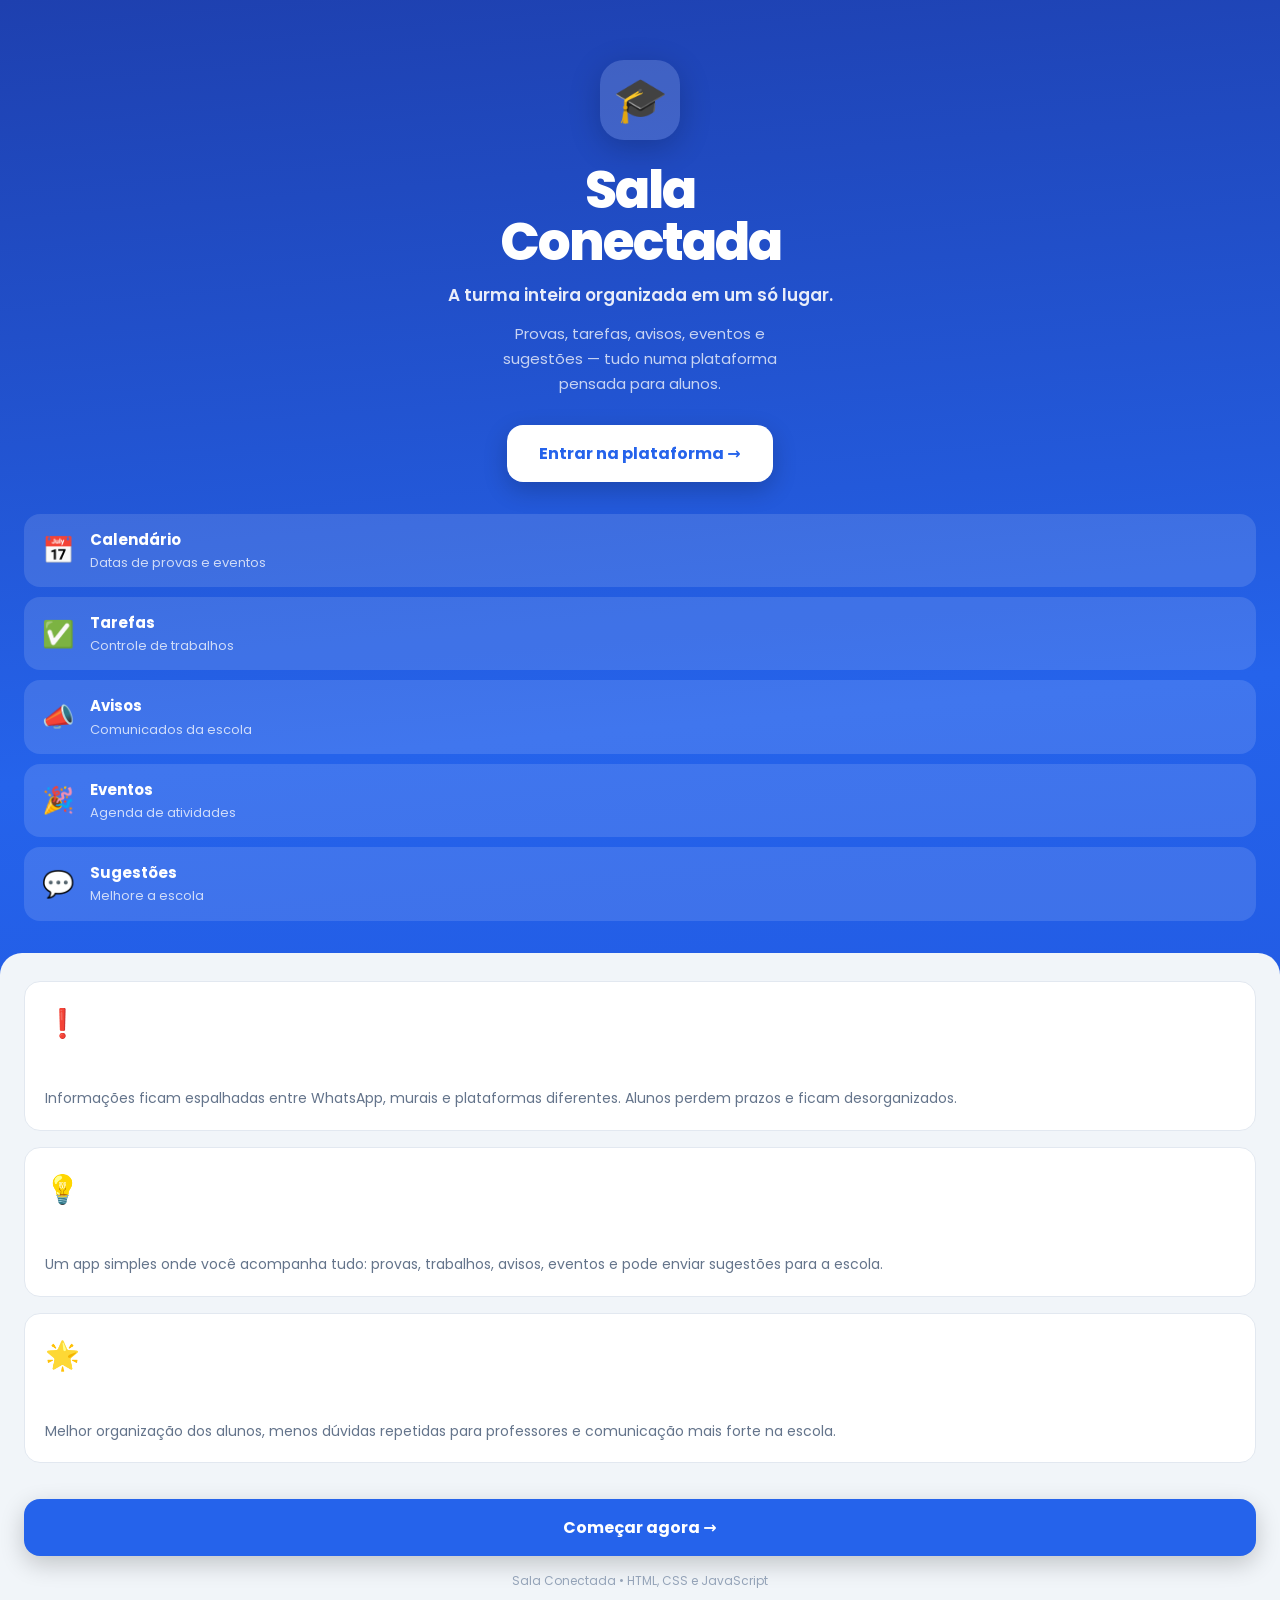
<file: mobile/index.html>
<!DOCTYPE html>
<html lang="pt-BR">
<head>
  <meta charset="UTF-8" />
  <meta name="viewport" content="width=device-width, initial-scale=1.0, viewport-fit=cover" />
  <meta name="mobile-web-app-capable" content="yes" />
  <meta name="apple-mobile-web-app-capable" content="yes" />
  <meta name="apple-mobile-web-app-status-bar-style" content="default" />
  <meta name="theme-color" content="#2563eb" />
  <title>Sala Conectada</title>
  <link rel="stylesheet" href="style.css" />
  <link rel="preconnect" href="https://fonts.googleapis.com" />
  <link rel="preconnect" href="https://fonts.gstatic.com" crossorigin />
  <link href="https://fonts.googleapis.com/css2?family=Poppins:wght@400;500;600;700;800&display=swap" rel="stylesheet" />
</head>
<body>

<!-- ═══════════════════════════════════════
     ONBOARDING / LANDING (mobile)
═══════════════════════════════════════ -->
<div id="onboarding" class="onboarding show">

  <div class="ob-header">
    <div class="ob-logo">🎓</div>
    <h1 class="ob-title">Sala<br/>Conectada</h1>
    <p class="ob-slogan">A turma inteira organizada em um só lugar.</p>
    <p class="ob-desc">
      Provas, tarefas, avisos, eventos e sugestões — tudo numa plataforma pensada para alunos.
    </p>
    <button class="btn-cta" data-go="dashboard">Entrar na plataforma →</button>
  </div>

  <div class="ob-features">
    <div class="ob-card">
      <span>📅</span>
      <div>
        <strong>Calendário</strong>
        <p>Datas de provas e eventos</p>
      </div>
    </div>
    <div class="ob-card">
      <span>✅</span>
      <div>
        <strong>Tarefas</strong>
        <p>Controle de trabalhos</p>
      </div>
    </div>
    <div class="ob-card">
      <span>📣</span>
      <div>
        <strong>Avisos</strong>
        <p>Comunicados da escola</p>
      </div>
    </div>
    <div class="ob-card">
      <span>🎉</span>
      <div>
        <strong>Eventos</strong>
        <p>Agenda de atividades</p>
      </div>
    </div>
    <div class="ob-card">
      <span>💬</span>
      <div>
        <strong>Sugestões</strong>
        <p>Melhore a escola</p>
      </div>
    </div>
  </div>

  <div class="ob-sections">
    <div class="ob-section-card">
      <div class="obs-icon">❗</div>
      <h3>Problema</h3>
      <p>Informações ficam espalhadas entre WhatsApp, murais e plataformas diferentes. Alunos perdem prazos e ficam desorganizados.</p>
    </div>
    <div class="ob-section-card">
      <div class="obs-icon">💡</div>
      <h3>Solução</h3>
      <p>Um app simples onde você acompanha tudo: provas, trabalhos, avisos, eventos e pode enviar sugestões para a escola.</p>
    </div>
    <div class="ob-section-card">
      <div class="obs-icon">🌟</div>
      <h3>Impacto</h3>
      <p>Melhor organização dos alunos, menos dúvidas repetidas para professores e comunicação mais forte na escola.</p>
    </div>
  </div>

  <div class="ob-cta-bottom">
    <button class="btn-cta" data-go="dashboard">Começar agora →</button>
    <p class="ob-footer-text">Sala Conectada • HTML, CSS e JavaScript</p>
  </div>
</div>


<!-- ═══════════════════════════════════════
     APLICATIVO (mobile)
═══════════════════════════════════════ -->
<div id="app" class="app-shell">

  <!-- TOPBAR MOBILE -->
  <header class="topbar">
    <div class="topbar-inner">
      <div class="topbar-left">
        <button class="topbar-back" id="back-btn" data-go="onboarding">←</button>
        <div class="topbar-brand">
          <span class="topbar-logo">🎓</span>
          <span class="topbar-title" id="topbar-title">Início</span>
        </div>
      </div>
      <div class="topbar-actions">
        <button class="topbar-icon-btn" title="Notificações">🔔</button>
        <button class="topbar-avatar" data-nav="perfil">🧑‍🎓</button>
      </div>
    </div>
  </header>

  <!-- VIEWS -->
  <main class="views" id="views-container">

    <!-- ── DASHBOARD ── -->
    <section class="view show" data-view="dashboard">

      <div class="dash-hero">
        <div class="dash-greeting">
          <h2>Olá, Ana! 👋</h2>
          <p id="dash-date" class="dash-date-text"></p>
        </div>
        <div class="dash-org-pill" id="dash-org-pill">
          <span id="dash-org-pct">0%</span> organizado
        </div>
      </div>

      <div class="stat-row">
        <div class="stat-tile blue">
          <div class="st-icon">📝</div>
          <div class="st-val" id="stat-provas">0</div>
          <div class="st-label">Provas</div>
        </div>
        <div class="stat-tile amber">
          <div class="st-icon">⏳</div>
          <div class="st-val" id="stat-tarefas">0</div>
          <div class="st-label">Pendentes</div>
        </div>
        <div class="stat-tile red">
          <div class="st-icon">📣</div>
          <div class="st-val" id="stat-avisos">0</div>
          <div class="st-label">Avisos</div>
        </div>
        <div class="stat-tile purple">
          <div class="st-icon">🎉</div>
          <div class="st-val" id="stat-eventos">0</div>
          <div class="st-label">Eventos</div>
        </div>
      </div>

      <div class="section-block">
        <div class="section-title">Resumo da semana</div>
        <div class="card" id="activity-feed">
          <div class="empty-state">
            <div class="es-icon">📋</div>
            <p>Nenhuma atividade registrada ainda.</p>
          </div>
        </div>
      </div>

      <div class="section-block">
        <div class="section-title">Organização da turma</div>
        <div class="card progress-card">
          <div class="pc-track">
            <div class="pc-fill" id="org-fill" style="width: 0%"></div>
          </div>
          <div class="pc-footer">
            <strong id="org-pct">0%</strong>
            <span class="text-muted" id="org-label">Aguardando dados</span>
          </div>
          <div class="mini-row">
            <div class="mini-cell">
              <strong id="mini-conc">0</strong>
              <span>Concluídas</span>
            </div>
            <div class="mini-cell">
              <strong id="mini-pend">0</strong>
              <span>Pendentes</span>
            </div>
            <div class="mini-cell">
              <strong id="mini-sug">0</strong>
              <span>Sugestões</span>
            </div>
          </div>
        </div>
      </div>

    </section>

    <!-- ── CALENDÁRIO ── -->
    <section class="view" data-view="calendario">
      <div class="view-title-row">
        <h2>Calendário 📅</h2>
        <p class="text-muted">Datas importantes do bimestre.</p>
      </div>
      <div id="calendar-list" class="list-container"></div>
    </section>

    <!-- ── TAREFAS ── -->
    <section class="view" data-view="tarefas">
      <div class="view-title-row">
        <h2>Tarefas ✅</h2>
        <p class="text-muted">Seus trabalhos e prazos.</p>
      </div>
      <div class="chips-scroll" id="task-filters">
        <button class="chip active" data-filter="todas">Todas</button>
        <button class="chip" data-filter="Pendente">Pendentes</button>
        <button class="chip" data-filter="Em andamento">Em andamento</button>
        <button class="chip" data-filter="Concluída">Concluídas</button>
      </div>
      <div id="task-list" class="list-container"></div>
    </section>

    <!-- ── AVISOS ── -->
    <section class="view" data-view="avisos">
      <div class="view-title-row">
        <h2>Avisos 📣</h2>
        <p class="text-muted">Comunicados da escola.</p>
      </div>
      <div id="notice-list" class="list-container"></div>
    </section>

    <!-- ── EVENTOS ── -->
    <section class="view" data-view="eventos">
      <div class="view-title-row">
        <h2>Eventos 🎉</h2>
        <p class="text-muted">Agenda escolar.</p>
      </div>
      <div id="event-list" class="list-container"></div>
    </section>

    <!-- ── SUGESTÕES ── -->
    <section class="view" data-view="sugestoes">
      <div class="view-title-row">
        <h2>Sugestões 💬</h2>
        <p class="text-muted">Envie ideias para melhorar a escola.</p>
      </div>

      <!-- Abas: Formulário / Lista -->
      <div class="sug-tabs">
        <button class="sug-tab active" data-tab="form">Nova sugestão</button>
        <button class="sug-tab" data-tab="list">Enviadas <span class="sug-count-badge" id="sug-count">0</span></button>
      </div>

      <div id="sug-tab-form" class="sug-panel show">
        <div class="card">
          <form id="suggest-form" class="form-stack" novalidate>
            <div class="form-group">
              <label for="sug-title">Título</label>
              <input type="text" id="sug-title" placeholder="Ex: Mais opções na cantina" required />
            </div>
            <div class="form-group">
              <label for="sug-cat">Categoria</label>
              <select id="sug-cat">
                <option value="Convivência">Convivência</option>
                <option value="Infraestrutura">Infraestrutura</option>
                <option value="Eventos">Eventos</option>
                <option value="Estudos">Estudos</option>
                <option value="Outros">Outros</option>
              </select>
            </div>
            <div class="form-group">
              <label for="sug-desc">Descrição</label>
              <textarea id="sug-desc" rows="4" placeholder="Descreva sua ideia..." required></textarea>
            </div>
            <button type="submit" class="btn-primary-full">💬 Enviar sugestão</button>
          </form>
        </div>
      </div>

      <div id="sug-tab-list" class="sug-panel">
        <div id="suggest-list" class="list-container"></div>
      </div>
    </section>

    <!-- ── PERFIL ── -->
    <section class="view" data-view="perfil">
      <div class="view-title-row">
        <h2>Perfil 👤</h2>
      </div>

      <div class="profile-header card">
        <div class="ph-avatar">🧑‍🎓</div>
        <div class="ph-info">
          <h3>Ana Beatriz Souza</h3>
          <p class="text-muted">9º Ano B · Turma 2026</p>
        </div>
      </div>

      <div class="section-block">
        <div class="section-title">Desempenho</div>
        <div class="perf-row">
          <div class="perf-tile">
            <strong id="prof-conc">0</strong>
            <span>Concluídas</span>
          </div>
          <div class="perf-tile">
            <strong id="prof-sug">0</strong>
            <span>Sugestões</span>
          </div>
          <div class="perf-tile">
            <strong id="prof-org">0%</strong>
            <span>Organização</span>
          </div>
        </div>
      </div>

      <div class="section-block">
        <div class="section-title">🏆 Conquistas</div>
        <div class="card achievements-list" id="achievements-list"></div>
      </div>

    </section>

  </main>

  <!-- BOTTOM NAV -->
  <nav class="bottom-nav">
    <button class="bn-item active" data-nav="dashboard">
      <span class="bn-icon">🏠</span>
      <span class="bn-label">Início</span>
    </button>
    <button class="bn-item" data-nav="calendario">
      <span class="bn-icon">📅</span>
      <span class="bn-label">Agenda</span>
    </button>
    <button class="bn-item" data-nav="tarefas">
      <span class="bn-icon">✅</span>
      <span class="bn-label">Tarefas</span>
    </button>
    <button class="bn-item" data-nav="avisos">
      <span class="bn-icon">📣</span>
      <span class="bn-label">Avisos</span>
    </button>
    <button class="bn-item" data-nav="eventos">
      <span class="bn-icon">🎉</span>
      <span class="bn-label">Eventos</span>
    </button>
    <button class="bn-item" data-nav="sugestoes">
      <span class="bn-icon">💬</span>
      <span class="bn-label">Ideias</span>
    </button>
    <button class="bn-item" data-nav="perfil">
      <span class="bn-icon">👤</span>
      <span class="bn-label">Perfil</span>
    </button>
  </nav>

</div>

<!-- TOAST -->
<div id="toast" class="toast"></div>

<script src="script.js"></script>
</body>
</html>
</file>
<file: style.css>
/* ════════════════════════════════════════
   Sala Conectada — Desktop
   Fiel ao design: sidebar limpa, landing creme, cards coloridos
════════════════════════════════════════ */

:root {
  --violet:        #6366F1;
  --violet-dark:   #4F46E5;
  --violet-bg:     #EEF2FF;
  --violet-light:  #E0E7FF;
  --orange:        #F97316;
  --orange-dark:   #EA580C;
  --teal:          #14B8A6;
  --teal-dark:     #0D9488;
  --purple:        #8B5CF6;
  --purple-dark:   #7C3AED;
  --rose:          #F43F5E;

  --cream:         #F5F0E8;
  --cream-dark:    #EDE8DF;
  --bg:            #F3F4F8;
  --card:          #FFFFFF;
  --sidebar-bg:    #FFFFFF;
  --border:        #E5E7EB;
  --border-hover:  #D1D5DB;

  --text:          #111827;
  --text-mid:      #374151;
  --muted:         #6B7280;
  --muted-light:   #9CA3AF;

  --radius-sm:     8px;
  --radius:        12px;
  --radius-lg:     16px;
  --radius-xl:     24px;

  --shadow-xs:     0 1px 2px rgba(0,0,0,.05);
  --shadow-sm:     0 2px 8px rgba(0,0,0,.06);
  --shadow-md:     0 8px 24px rgba(0,0,0,.08);
  --shadow-card:   0 20px 60px rgba(0,0,0,.12);

  --sb-w:          260px;
  --topbar-h:      68px;
}

*, *::before, *::after { box-sizing: border-box; margin: 0; padding: 0; }
html { scroll-behavior: smooth; }

body {
  font-family: "Plus Jakarta Sans", system-ui, sans-serif;
  background: var(--bg);
  color: var(--text);
  line-height: 1.55;
  font-size: 14px;
  -webkit-font-smoothing: antialiased;
}
button { font-family: inherit; cursor: pointer; }
a { text-decoration: none; color: inherit; }
ul { list-style: none; }
input, select, textarea { font-family: inherit; }

.text-muted { color: var(--muted); font-size: 13px; }

/* ── SHOW/HIDE ── */
.page-landing { display: none; }
.page-landing.show { display: block; }
.page-app { display: none; }
.page-app.show { display: flex; min-height: 100vh; }
.view { display: none; }
.view.show { display: block; }

/* ════════════════════════════════════════
   LOGO ICON
════════════════════════════════════════ */
.logo-icon {
  width: 36px; height: 36px; border-radius: 10px;
  background: var(--violet);
  display: flex; align-items: center; justify-content: center;
  flex-shrink: 0;
}

/* ════════════════════════════════════════
   BUTTONS
════════════════════════════════════════ */
.btn-outline-dark {
  background: transparent; border: 1.5px solid var(--border);
  color: var(--text); padding: 9px 20px; border-radius: var(--radius-sm);
  font-weight: 600; font-size: 14px; transition: all .15s ease;
}
.btn-outline-dark:hover { border-color: var(--border-hover); background: var(--bg); }

.btn-blue {
  background: var(--violet); color: #fff;
  border: none; padding: 9px 20px; border-radius: var(--radius-sm);
  font-weight: 600; font-size: 14px;
  display: flex; align-items: center; gap: 7px;
  transition: background .15s ease;
}
.btn-blue:hover { background: var(--violet-dark); }

.btn-orange {
  background: var(--orange); color: #fff;
  border: none; padding: 14px 26px; border-radius: var(--radius);
  font-weight: 700; font-size: 15px;
  display: flex; align-items: center; gap: 8px;
  transition: background .15s ease;
}
.btn-orange:hover { background: var(--orange-dark); }

.btn-ghost-dark {
  background: #fff; color: var(--text);
  border: 1.5px solid var(--border); padding: 14px 26px; border-radius: var(--radius);
  font-weight: 600; font-size: 15px;
  display: flex; align-items: center; gap: 8px;
  transition: all .15s ease;
}
.btn-ghost-dark:hover { border-color: var(--border-hover); }

.btn-violet-full {
  width: 100%; background: var(--violet); color: #fff;
  border: none; padding: 12px; border-radius: var(--radius-sm);
  font-weight: 700; font-size: 14px; transition: background .15s ease;
}
.btn-violet-full:hover { background: var(--violet-dark); }

/* ════════════════════════════════════════
   LANDING PAGE
════════════════════════════════════════ */
.page-landing { background: var(--cream); min-height: 100vh; }

/* Nav */
.ln-nav {
  display: flex; align-items: center; justify-content: space-between;
  padding: 20px clamp(24px, 5vw, 80px);
  background: var(--cream);
  position: sticky; top: 0; z-index: 10;
  border-bottom: 1px solid rgba(0,0,0,.06);
}
.ln-logo {
  display: flex; align-items: center; gap: 10px;
  font-weight: 700; font-size: 16px;
}
.ln-links {
  display: flex; gap: 32px;
}
.ln-links a {
  font-size: 14px; font-weight: 500; color: var(--muted);
  transition: color .15s;
}
.ln-links a:hover { color: var(--text); }
.ln-actions { display: flex; gap: 10px; align-items: center; }

/* Hero */
.hero {
  display: grid; grid-template-columns: 1fr 1fr;
  align-items: center; gap: 40px;
  max-width: 1280px; margin: 0 auto;
  padding: clamp(50px, 7vw, 90px) clamp(24px, 5vw, 80px);
  min-height: calc(100vh - 64px);
}
.hero-left { max-width: 540px; }

.hero-tag {
  display: inline-flex; align-items: center; gap: 7px;
  background: rgba(99,102,241,.1); color: var(--violet);
  padding: 7px 14px; border-radius: 30px;
  font-size: 12px; font-weight: 700; letter-spacing: .5px;
  margin-bottom: 24px;
  border: 1px solid rgba(99,102,241,.15);
}

.hero-title {
  font-size: clamp(44px, 5.5vw, 68px);
  font-weight: 800;
  line-height: 1.05;
  letter-spacing: -2px;
  color: var(--text);
  margin-bottom: 20px;
}
.hero-highlight { color: var(--violet); }

.hero-desc {
  font-size: 17px; color: var(--muted);
  line-height: 1.65; max-width: 440px; margin-bottom: 28px;
}

.hero-btns { display: flex; gap: 14px; margin-bottom: 36px; flex-wrap: wrap; }

.hero-proof { display: flex; align-items: center; gap: 14px; }
.proof-avatars { display: flex; }
.avatar-pill {
  width: 34px; height: 34px; border-radius: 50%;
  display: flex; align-items: center; justify-content: center;
  font-size: 12px; font-weight: 700; color: #fff;
  margin-left: -6px; border: 2px solid var(--cream);
}
.avatar-pill:first-child { margin-left: 0; }
.avatar-pill.blue   { background: #3B82F6; }
.avatar-pill.rose   { background: #F43F5E; }
.avatar-pill.amber  { background: #F59E0B; }
.avatar-pill.purple { background: #8B5CF6; }
.hero-proof p { font-size: 13px; color: var(--muted); line-height: 1.5; }
.hero-proof strong { color: var(--text); }

/* Hero right — floating cards */
.hero-right {
  position: relative; height: 520px;
}
.event-card-float {
  position: absolute; width: 260px;
  background: #fff; border-radius: var(--radius-lg);
  box-shadow: var(--shadow-card);
  overflow: hidden;
  animation: float 6s ease-in-out infinite;
}
.event-card-float:nth-child(2) { animation-delay: -2s; }
.event-card-float:nth-child(3) { animation-delay: -4s; }

@keyframes float {
  0%, 100% { transform: translateY(0); }
  50%       { transform: translateY(-10px); }
}

.ecf-header {
  padding: 14px 16px;
  display: flex; justify-content: space-between; align-items: flex-start;
}
.orange-bg { background: var(--orange); }
.purple-bg { background: var(--purple); }
.teal-bg   { background: var(--teal); }

.ecf-tag {
  display: inline-flex; align-items: center; gap: 5px;
  background: rgba(255,255,255,.25); color: #fff;
  font-size: 11px; font-weight: 700; padding: 4px 10px; border-radius: 20px;
  letter-spacing: .4px;
}
.ecf-date { text-align: right; color: #fff; }
.ecf-day { display: block; font-size: 26px; font-weight: 800; line-height: 1; }
.ecf-month { display: block; font-size: 11px; font-weight: 600; opacity: .8; }

.ecf-body { padding: 14px 16px; }
.ecf-body h4 { font-size: 15px; font-weight: 700; margin-bottom: 8px; }
.ecf-body p {
  display: flex; align-items: center; gap: 5px;
  font-size: 12px; color: var(--muted); margin-bottom: 4px;
}

/* Category strip */
.cat-strip {
  display: flex; align-items: center; gap: 20px;
  padding: 20px clamp(24px, 5vw, 80px);
  border-top: 1px solid var(--cream-dark);
  overflow-x: auto;
}
.cat-item {
  display: flex; align-items: center; gap: 6px;
  font-size: 13px; font-weight: 600; color: var(--muted);
  white-space: nowrap;
}
.cat-sep { color: var(--muted-light); }

/* ── Landing sections ── */
.ln-section {
  padding: clamp(56px, 7vw, 88px) clamp(24px, 5vw, 80px);
  border-top: 1px solid var(--cream-dark);
}
.ln-section-alt { background: var(--cream-dark); }

.ln-section-head { max-width: 640px; margin: 0 auto 40px; text-align: center; }
.ln-eyebrow {
  display: inline-block; font-size: 12px; font-weight: 800;
  letter-spacing: .8px; color: var(--violet); margin-bottom: 12px;
}
.ln-section-head h2 {
  font-size: clamp(28px, 3.4vw, 40px); font-weight: 800;
  letter-spacing: -1px; line-height: 1.15; color: var(--text);
}
.ln-section-head p { margin-top: 12px; font-size: 16px; color: var(--muted); }

/* Steps */
.step-grid {
  display: grid; grid-template-columns: repeat(3, 1fr); gap: 20px;
  max-width: 1080px; margin: 0 auto;
}
.step-card {
  background: #fff; border: 1px solid var(--cream-dark);
  border-radius: var(--radius-lg); padding: 28px 24px;
}
.step-num {
  width: 38px; height: 38px; border-radius: 50%;
  background: var(--violet-bg); color: var(--violet);
  display: flex; align-items: center; justify-content: center;
  font-size: 15px; font-weight: 800; margin-bottom: 16px;
}
.step-card h3 { font-size: 17px; font-weight: 700; margin-bottom: 8px; }
.step-card p  { font-size: 14px; color: var(--muted); line-height: 1.6; }

/* Para quem é */
.who-grid {
  display: grid; grid-template-columns: repeat(3, 1fr); gap: 20px;
  max-width: 1080px; margin: 0 auto;
}
.who-card {
  background: #fff; border: 1px solid var(--cream-dark);
  border-radius: var(--radius-lg); padding: 28px 24px;
}
.who-icon {
  width: 46px; height: 46px; border-radius: var(--radius);
  display: flex; align-items: center; justify-content: center;
  margin-bottom: 16px;
}
.who-icon.violet { background: var(--violet-light); color: var(--violet); }
.who-icon.orange { background: #FFEDD5;             color: var(--orange); }
.who-icon.teal   { background: #CCFBF1;             color: var(--teal);   }
.who-card h3 { font-size: 17px; font-weight: 700; margin-bottom: 8px; }
.who-card p  { font-size: 14px; color: var(--muted); line-height: 1.6; }

/* Impacto */
.impact-grid {
  display: grid; grid-template-columns: repeat(4, 1fr); gap: 16px;
  max-width: 1080px; margin: 0 auto;
}
.impact-card {
  background: #fff; border: 1px solid var(--cream-dark);
  border-radius: var(--radius-lg); padding: 26px 20px; text-align: center;
}
.impact-card strong {
  display: block; font-size: 30px; font-weight: 800;
  color: var(--violet); letter-spacing: -1px; margin-bottom: 8px;
}
.impact-card span { font-size: 13px; color: var(--muted); line-height: 1.5; }
.impact-cta { display: flex; justify-content: center; margin-top: 36px; }
.impact-cta .btn-orange { display: inline-flex; }

.ln-footer {
  text-align: center; padding: 24px;
  border-top: 1px solid var(--cream-dark);
  font-size: 13px; color: var(--muted-light);
}

/* ════════════════════════════════════════
   SIDEBAR
════════════════════════════════════════ */
.sidebar {
  width: var(--sb-w); flex-shrink: 0;
  background: var(--sidebar-bg); border-right: 1px solid var(--border);
  height: 100vh; position: sticky; top: 0;
  display: flex; flex-direction: column;
  padding: 20px 16px;
  gap: 4px;
}

.sb-brand {
  display: flex; align-items: flex-start; gap: 10px;
  padding: 8px 10px 20px;
  cursor: pointer;
}
.sb-brand-text { display: flex; flex-direction: column; gap: 2px; }
.sb-brand-name { font-size: 15px; font-weight: 700; color: var(--text); }
.sb-brand-sub  { font-size: 11px; color: var(--muted); line-height: 1.4; }

.sb-section-label {
  font-size: 11px; font-weight: 700; color: var(--muted-light);
  letter-spacing: .7px; padding: 0 10px; margin-bottom: 4px;
}

.sb-nav { display: flex; flex-direction: column; gap: 2px; }

.sb-item {
  display: flex; align-items: center; gap: 12px;
  width: 100%; background: transparent; border: none; text-align: left;
  padding: 10px 12px; border-radius: var(--radius-sm);
  font-size: 14px; font-weight: 500; color: var(--muted);
  transition: all .15s ease; position: relative;
}
.sb-icon { width: 18px; height: 18px; flex-shrink: 0; }
.sb-item:hover  { background: var(--bg); color: var(--text-mid); }
.sb-item.active { background: var(--violet-bg); color: var(--violet); font-weight: 600; }
.sb-item.active .sb-icon { color: var(--violet); }

.sb-badge {
  margin-left: auto; background: #EF4444; color: #fff;
  font-size: 11px; font-weight: 700; padding: 2px 7px; border-radius: 20px;
  min-width: 20px; text-align: center;
}

.sb-user-card {
  margin-top: auto; display: flex; align-items: center; gap: 10px;
  background: var(--bg); border-radius: var(--radius); padding: 12px;
  border: 1px solid var(--border);
}
.sb-user-avatar {
  width: 36px; height: 36px; border-radius: 50%;
  background: #F43F5E; color: #fff;
  display: flex; align-items: center; justify-content: center;
  font-size: 13px; font-weight: 700; flex-shrink: 0;
}
.sb-user-name { display: block; font-size: 13px; font-weight: 700; }
.sb-user-role { display: block; font-size: 11px; color: var(--muted); }

/* ════════════════════════════════════════
   TOPBAR
════════════════════════════════════════ */
.topbar {
  height: var(--topbar-h); background: #fff; border-bottom: 1px solid var(--border);
  display: flex; align-items: center; justify-content: space-between;
  padding: 0 32px; position: sticky; top: 0; z-index: 5;
}
.topbar-title { font-size: 22px; font-weight: 800; letter-spacing: -.3px; }
.topbar-sub   { font-size: 13px; color: var(--muted); margin-top: 1px; }
.topbar-right { display: flex; align-items: center; gap: 10px; }

.topbar-date {
  display: flex; align-items: center; gap: 8px;
  background: var(--bg); border: 1px solid var(--border);
  padding: 8px 14px; border-radius: var(--radius-sm);
  font-size: 13px; font-weight: 600; color: var(--text);
}
.topbar-icon-btn {
  width: 38px; height: 38px; border-radius: var(--radius-sm);
  background: var(--bg); border: 1px solid var(--border);
  display: flex; align-items: center; justify-content: center;
  color: var(--muted); transition: all .15s ease;
}
.topbar-icon-btn:hover { border-color: var(--border-hover); color: var(--text); }

/* ════════════════════════════════════════
   LAYOUT
════════════════════════════════════════ */
.app-main { flex: 1; display: flex; flex-direction: column; min-width: 0; }
.view-container { flex: 1; padding: 28px 32px; overflow-y: auto; }

/* ════════════════════════════════════════
   VIEW HEADER
════════════════════════════════════════ */
.view-head { margin-bottom: 24px; }
.view-head h2 { font-size: 22px; font-weight: 800; letter-spacing: -.3px; }
.view-head p  { font-size: 13px; color: var(--muted); margin-top: 3px; }

/* ════════════════════════════════════════
   DASHBOARD STATS
════════════════════════════════════════ */
.stat-grid {
  display: grid; grid-template-columns: repeat(4, 1fr); gap: 14px; margin-bottom: 20px;
}
.stat-card {
  background: var(--card); border: 1px solid var(--border);
  border-radius: var(--radius-lg); padding: 18px;
  display: flex; align-items: center; gap: 14px;
  box-shadow: var(--shadow-xs); transition: box-shadow .15s ease;
}
.stat-card:hover { box-shadow: var(--shadow-sm); }
.stat-icon-wrap {
  width: 44px; height: 44px; border-radius: var(--radius-sm);
  display: flex; align-items: center; justify-content: center; flex-shrink: 0;
}
.stat-icon-wrap.violet { background: var(--violet-light); color: var(--violet); }
.stat-icon-wrap.orange { background: #FFEDD5; color: var(--orange); }
.stat-icon-wrap.rose   { background: #FFE4E6; color: var(--rose); }
.stat-icon-wrap.teal   { background: #CCFBF1; color: var(--teal); }
.stat-label { display: block; font-size: 12px; color: var(--muted); margin-bottom: 3px; }
.stat-val   { font-size: 28px; font-weight: 800; line-height: 1; }

/* ════════════════════════════════════════
   PANELS
════════════════════════════════════════ */
.dash-row { display: grid; grid-template-columns: 1.4fr 1fr; gap: 16px; }

.panel {
  background: var(--card); border: 1px solid var(--border);
  border-radius: var(--radius-lg); padding: 20px;
  box-shadow: var(--shadow-xs);
}
.panel-header { margin-bottom: 16px; }
.panel-header h3 { font-size: 15px; font-weight: 700; }
.panel-header-row { display: flex; align-items: center; justify-content: space-between; gap: 12px; }
.link-btn {
  background: none; border: none; color: var(--violet);
  font-size: 13px; font-weight: 600; padding: 0;
}
.link-btn:hover { text-decoration: underline; }

/* Próximos compromissos */
.upcoming { display: flex; flex-direction: column; }
.up-item {
  display: flex; align-items: center; gap: 14px;
  padding: 12px 0; border-bottom: 1px solid var(--border);
}
.up-item:last-child { border-bottom: none; padding-bottom: 0; }
.up-date {
  flex-shrink: 0; width: 52px; text-align: center;
  background: var(--violet-bg); border-radius: var(--radius-sm); padding: 7px 0;
}
.up-day   { display: block; font-size: 17px; font-weight: 800; color: var(--violet); line-height: 1; }
.up-month { display: block; font-size: 10px; font-weight: 700; color: var(--violet); opacity: .75; letter-spacing: .3px; }
.up-info { min-width: 0; flex: 1; }
.up-info h4 { font-size: 13px; font-weight: 600; margin-bottom: 2px; }
.up-when { font-size: 12px; color: var(--muted); }
.up-item .tag { flex-shrink: 0; }

/* Org ring */
.org-wrap { display: flex; flex-direction: column; align-items: center; gap: 16px; }
.org-ring-wrap { position: relative; width: 130px; height: 130px; }
.org-ring { width: 100%; height: 100%; }
.org-ring-label {
  position: absolute; top: 50%; left: 50%; transform: translate(-50%, -50%);
  text-align: center;
}
.org-ring-label strong { display: block; font-size: 22px; font-weight: 800; color: var(--violet); }
.org-ring-label small  { font-size: 11px; color: var(--muted); }
.org-stats { display: flex; gap: 10px; width: 100%; }
.org-stat {
  flex: 1; text-align: center; background: var(--bg);
  border-radius: var(--radius-sm); padding: 10px 6px;
}
.org-stat strong { display: block; font-size: 18px; font-weight: 800; }
.org-stat span   { font-size: 11px; color: var(--muted); }

/* Activity feed */
.activity-item {
  display: flex; align-items: flex-start; gap: 10px;
  padding: 10px 0; border-bottom: 1px solid var(--border); font-size: 13px;
}
.activity-item:last-child { border: none; }
.act-dot { width: 6px; height: 6px; border-radius: 50%; background: var(--violet); flex-shrink: 0; margin-top: 5px; }

/* ════════════════════════════════════════
   EMPTY STATES
════════════════════════════════════════ */
.empty-state {
  display: flex; flex-direction: column; align-items: center;
  padding: 50px 20px; text-align: center;
}
.es-icon { font-size: 40px; opacity: .6; margin-bottom: 12px; }
.empty-state h4 { font-size: 16px; font-weight: 700; margin-bottom: 6px; }
.empty-state p  { font-size: 13px; color: var(--muted); max-width: 280px; }

/* ════════════════════════════════════════
   LIST ITEMS
════════════════════════════════════════ */
.list-stack { display: flex; flex-direction: column; gap: 10px; }

.list-item {
  background: var(--card); border: 1px solid var(--border);
  border-radius: var(--radius-lg); padding: 16px 18px;
  display: flex; justify-content: space-between; align-items: flex-start; gap: 16px;
  transition: box-shadow .15s ease, transform .15s ease;
}
.list-item:hover { box-shadow: var(--shadow-sm); transform: translateY(-1px); }
.list-item.notice-imp { border-left: 3px solid var(--orange); background: #FFFBF5; }

.li-body h4 { font-size: 14px; font-weight: 700; margin-bottom: 4px; }
.li-body p  { font-size: 13px; color: var(--muted); }
.li-body .subj { font-size: 11px; font-weight: 700; color: var(--violet); text-transform: uppercase; letter-spacing: .3px; display: block; margin-bottom: 3px; }

.li-aside { display: flex; flex-direction: column; align-items: flex-end; gap: 8px; flex-shrink: 0; min-width: 130px; }
.li-date  { font-size: 11px; color: var(--muted-light); white-space: nowrap; }

/* Tags */
.tag {
  display: inline-block; padding: 3px 10px;
  border-radius: 20px; font-size: 11px; font-weight: 700;
}
.tag-prova    { background: #FFE4E6; color: #BE123C; }
.tag-trabalho { background: var(--violet-light); color: var(--violet); }
.tag-evento   { background: #EDE9FE; color: var(--purple); }
.tag-reuniao  { background: #FEF3C7; color: #92400E; }
.tag-pendente { background: #FEF3C7; color: #92400E; }
.tag-andamento{ background: var(--violet-light); color: var(--violet); }
.tag-concluida{ background: #DCFCE7; color: #15803D; }
.tag-analise  { background: var(--bg); color: var(--muted); }
.tag-cat      { background: #CFFAFE; color: #0E7490; }

/* Task done btn */
.btn-done {
  padding: 7px 13px; border-radius: var(--radius-sm);
  font-size: 12px; font-weight: 700; border: none;
  background: var(--teal); color: #fff; transition: all .15s ease;
}
.btn-done:hover { background: var(--teal-dark); }
.btn-done.done  { background: var(--bg); color: var(--muted); cursor: default; }
.task-done .li-body h4 { text-decoration: line-through; color: var(--muted); }

.notice-imp-badge {
  display: inline-block; padding: 2px 8px; background: var(--orange); color: #fff;
  font-size: 10px; font-weight: 700; border-radius: 20px; margin-left: 6px;
}

/* ════════════════════════════════════════
   FILTERS
════════════════════════════════════════ */
.filter-bar { display: flex; gap: 8px; margin-bottom: 18px; flex-wrap: wrap; }
.filter-chip {
  padding: 7px 16px; border-radius: 30px; border: 1.5px solid var(--border);
  background: var(--card); color: var(--muted);
  font-size: 13px; font-weight: 600; transition: all .15s ease;
}
.filter-chip:hover  { border-color: var(--violet); color: var(--violet); }
.filter-chip.active { background: var(--violet); color: #fff; border-color: var(--violet); }

/* ════════════════════════════════════════
   SUGGESTIONS
════════════════════════════════════════ */
.suggest-grid { display: grid; grid-template-columns: 380px 1fr; gap: 20px; align-items: start; }
.suggest-list-head { display: flex; align-items: center; gap: 10px; margin-bottom: 14px; }
.suggest-list-head h3 { font-size: 15px; font-weight: 700; }
.count-badge { background: var(--violet-light); color: var(--violet); font-size: 12px; font-weight: 700; padding: 3px 9px; border-radius: 20px; }

/* Form */
.form-stack { display: flex; flex-direction: column; gap: 14px; }
.form-group { display: flex; flex-direction: column; gap: 5px; }
.form-group label { font-size: 12px; font-weight: 700; color: var(--text-mid); }
.form-group input, .form-group select, .form-group textarea {
  padding: 10px 12px; border-radius: var(--radius-sm);
  border: 1.5px solid var(--border); background: var(--bg);
  color: var(--text); font-size: 14px; transition: all .15s ease; resize: vertical;
}
.form-group input:focus, .form-group select:focus, .form-group textarea:focus {
  outline: none; border-color: var(--violet); background: #fff;
  box-shadow: 0 0 0 3px rgba(99,102,241,.1);
}
.form-group input::placeholder, .form-group textarea::placeholder { color: var(--muted-light); }

/* ════════════════════════════════════════
   PROFILE
════════════════════════════════════════ */
.profile-grid { display: grid; grid-template-columns: 280px 1fr; gap: 20px; }
.profile-panel { text-align: center; }
.profile-avatar-big {
  width: 72px; height: 72px; border-radius: 50%;
  background: #F43F5E; color: #fff;
  display: flex; align-items: center; justify-content: center;
  font-size: 24px; font-weight: 800; margin: 0 auto 12px;
}
.profile-panel h3 { font-size: 17px; font-weight: 800; }
.profile-divider { height: 1px; background: var(--border); margin: 16px 0; }
.profile-stats { display: flex; gap: 8px; }
.profile-stats div { flex: 1; background: var(--bg); border-radius: var(--radius-sm); padding: 12px 6px; text-align: center; }
.profile-stats strong { display: block; font-size: 20px; font-weight: 800; color: var(--violet); }
.profile-stats span   { font-size: 11px; color: var(--muted); }

.achievements { display: flex; flex-direction: column; }
.achievement {
  display: flex; align-items: center; gap: 12px;
  padding: 12px 0; border-bottom: 1px solid var(--border);
}
.achievement:last-child { border: none; }
.achievement.locked { opacity: .4; }
.ach-icon { font-size: 24px; width: 36px; text-align: center; }
.ach-info strong { display: block; font-size: 13px; font-weight: 700; }
.ach-info small  { font-size: 12px; color: var(--muted); }
.ach-lock { margin-left: auto; font-size: 14px; }

/* ════════════════════════════════════════
   TOAST
════════════════════════════════════════ */
.toast {
  position: fixed; bottom: 28px; left: 50%;
  transform: translateX(-50%) translateY(120%);
  background: #111827; color: #fff; padding: 12px 22px; border-radius: var(--radius);
  font-size: 13px; font-weight: 600; box-shadow: 0 12px 32px rgba(0,0,0,.2);
  z-index: 1000; opacity: 0; pointer-events: none;
  transition: all .3s cubic-bezier(.34,1.56,.64,1);
}
.toast.visible { opacity: 1; transform: translateX(-50%) translateY(0); }

/* ════════════════════════════════════════
   RESPONSIVO
════════════════════════════════════════ */

/* Notebook / projetor 1366px */
@media (max-width: 1200px) {
  .stat-grid   { grid-template-columns: repeat(2, 1fr); }
  .impact-grid { grid-template-columns: repeat(2, 1fr); }
  .hero-right  { height: 460px; }
  .event-card-float { width: 230px; }
}

/* Tablet */
@media (max-width: 980px) {
  .hero {
    grid-template-columns: 1fr;
    min-height: auto;
    gap: 56px;
  }
  .hero-left { max-width: none; }
  .hero-right {
    position: static; height: auto;
    display: flex; flex-wrap: wrap; gap: 16px; justify-content: center;
  }
  .event-card-float {
    position: static !important;
    width: 260px; animation: none;
  }
  .ln-links { display: none; }
  .step-grid, .who-grid { grid-template-columns: 1fr; max-width: 480px; }
  .dash-row      { grid-template-columns: 1fr; }
  .suggest-grid  { grid-template-columns: 1fr; }
  .profile-grid  { grid-template-columns: 1fr; }
}

/* Celular */
@media (max-width: 720px) {
  .page-app.show { flex-direction: column; }

  .sidebar {
    width: 100%; height: auto; position: static;
    border-right: none; border-bottom: 1px solid var(--border);
    padding: 14px 16px;
  }
  .sb-brand { padding: 4px 4px 14px; }
  .sb-section-label { display: none; }
  .sb-nav {
    flex-direction: row; flex-wrap: wrap; gap: 6px;
  }
  .sb-item { width: auto; padding: 8px 12px; font-size: 13px; }
  .sb-user-card { margin-top: 14px; }

  .topbar {
    height: auto; flex-direction: column; align-items: flex-start;
    gap: 12px; padding: 14px 18px; position: static;
  }
  .topbar-right { width: 100%; }
  .topbar-title { font-size: 19px; }

  .view-container { padding: 18px; }
  .stat-grid   { grid-template-columns: 1fr; }
  .impact-grid { grid-template-columns: 1fr; max-width: 400px; }

  .ln-nav { padding: 14px 18px; }
  .ln-actions { gap: 8px; }
  .btn-outline-dark, .btn-blue { padding: 8px 14px; font-size: 13px; }
  .hero { padding: 40px 18px; }
  .hero-title { letter-spacing: -1px; }
  .hero-btns { flex-direction: column; align-items: stretch; }
  .hero-btns .btn-orange,
  .hero-btns .btn-ghost-dark { justify-content: center; }

  /* Listas empilham em vez de espremer */
  .list-item {
    flex-direction: column; align-items: flex-start; gap: 12px;
  }
  .li-aside {
    align-items: flex-start; text-align: left; min-width: 0;
    flex-direction: row; flex-wrap: wrap; gap: 10px;
  }
}
</file>
<file: desktop/style.css>
/* ════════════════════════════════════════
   Sala Conectada — Desktop
   Fiel ao design: sidebar limpa, landing creme, cards coloridos
════════════════════════════════════════ */

:root {
  --violet:        #6366F1;
  --violet-dark:   #4F46E5;
  --violet-bg:     #EEF2FF;
  --violet-light:  #E0E7FF;
  --orange:        #F97316;
  --orange-dark:   #EA580C;
  --teal:          #14B8A6;
  --teal-dark:     #0D9488;
  --purple:        #8B5CF6;
  --purple-dark:   #7C3AED;
  --rose:          #F43F5E;

  --cream:         #F5F0E8;
  --cream-dark:    #EDE8DF;
  --bg:            #F3F4F8;
  --card:          #FFFFFF;
  --sidebar-bg:    #FFFFFF;
  --border:        #E5E7EB;
  --border-hover:  #D1D5DB;

  --text:          #111827;
  --text-mid:      #374151;
  --muted:         #6B7280;
  --muted-light:   #9CA3AF;

  --radius-sm:     8px;
  --radius:        12px;
  --radius-lg:     16px;
  --radius-xl:     24px;

  --shadow-xs:     0 1px 2px rgba(0,0,0,.05);
  --shadow-sm:     0 2px 8px rgba(0,0,0,.06);
  --shadow-md:     0 8px 24px rgba(0,0,0,.08);
  --shadow-card:   0 20px 60px rgba(0,0,0,.12);

  --sb-w:          260px;
  --topbar-h:      68px;
}

*, *::before, *::after { box-sizing: border-box; margin: 0; padding: 0; }
html { scroll-behavior: smooth; }

body {
  font-family: "Plus Jakarta Sans", system-ui, sans-serif;
  background: var(--bg);
  color: var(--text);
  line-height: 1.55;
  font-size: 14px;
  -webkit-font-smoothing: antialiased;
}
button { font-family: inherit; cursor: pointer; }
a { text-decoration: none; color: inherit; }
ul { list-style: none; }
input, select, textarea { font-family: inherit; }

.text-muted { color: var(--muted); font-size: 13px; }

/* ── SHOW/HIDE ── */
.page-landing { display: none; }
.page-landing.show { display: block; }
.page-app { display: none; }
.page-app.show { display: flex; min-height: 100vh; }
.view { display: none; }
.view.show { display: block; }

/* ════════════════════════════════════════
   LOGO ICON
════════════════════════════════════════ */
.logo-icon {
  width: 36px; height: 36px; border-radius: 10px;
  background: var(--violet);
  display: flex; align-items: center; justify-content: center;
  flex-shrink: 0;
}

/* ════════════════════════════════════════
   BUTTONS
════════════════════════════════════════ */
.btn-outline-dark {
  background: transparent; border: 1.5px solid var(--border);
  color: var(--text); padding: 9px 20px; border-radius: var(--radius-sm);
  font-weight: 600; font-size: 14px; transition: all .15s ease;
}
.btn-outline-dark:hover { border-color: var(--border-hover); background: var(--bg); }

.btn-blue {
  background: var(--violet); color: #fff;
  border: none; padding: 9px 20px; border-radius: var(--radius-sm);
  font-weight: 600; font-size: 14px;
  display: flex; align-items: center; gap: 7px;
  transition: background .15s ease;
}
.btn-blue:hover { background: var(--violet-dark); }

.btn-orange {
  background: var(--orange); color: #fff;
  border: none; padding: 14px 26px; border-radius: var(--radius);
  font-weight: 700; font-size: 15px;
  display: flex; align-items: center; gap: 8px;
  transition: background .15s ease;
}
.btn-orange:hover { background: var(--orange-dark); }

.btn-ghost-dark {
  background: #fff; color: var(--text);
  border: 1.5px solid var(--border); padding: 14px 26px; border-radius: var(--radius);
  font-weight: 600; font-size: 15px;
  display: flex; align-items: center; gap: 8px;
  transition: all .15s ease;
}
.btn-ghost-dark:hover { border-color: var(--border-hover); }

.btn-violet-full {
  width: 100%; background: var(--violet); color: #fff;
  border: none; padding: 12px; border-radius: var(--radius-sm);
  font-weight: 700; font-size: 14px; transition: background .15s ease;
}
.btn-violet-full:hover { background: var(--violet-dark); }

/* ════════════════════════════════════════
   LANDING PAGE
════════════════════════════════════════ */
.page-landing { background: var(--cream); min-height: 100vh; }

/* Nav */
.ln-nav {
  display: flex; align-items: center; justify-content: space-between;
  padding: 20px clamp(24px, 5vw, 80px);
  background: var(--cream);
  position: sticky; top: 0; z-index: 10;
  border-bottom: 1px solid rgba(0,0,0,.06);
}
.ln-logo {
  display: flex; align-items: center; gap: 10px;
  font-weight: 700; font-size: 16px;
}
.ln-links {
  display: flex; gap: 32px;
}
.ln-links a {
  font-size: 14px; font-weight: 500; color: var(--muted);
  transition: color .15s;
}
.ln-links a:hover { color: var(--text); }
.ln-actions { display: flex; gap: 10px; align-items: center; }

/* Hero */
.hero {
  display: grid; grid-template-columns: 1fr 1fr;
  align-items: center; gap: 40px;
  max-width: 1280px; margin: 0 auto;
  padding: clamp(50px, 7vw, 90px) clamp(24px, 5vw, 80px);
  min-height: calc(100vh - 64px);
}
.hero-left { max-width: 540px; }

.hero-tag {
  display: inline-flex; align-items: center; gap: 7px;
  background: rgba(99,102,241,.1); color: var(--violet);
  padding: 7px 14px; border-radius: 30px;
  font-size: 12px; font-weight: 700; letter-spacing: .5px;
  margin-bottom: 24px;
  border: 1px solid rgba(99,102,241,.15);
}

.hero-title {
  font-size: clamp(44px, 5.5vw, 68px);
  font-weight: 800;
  line-height: 1.05;
  letter-spacing: -2px;
  color: var(--text);
  margin-bottom: 20px;
}
.hero-highlight { color: var(--violet); }

.hero-desc {
  font-size: 17px; color: var(--muted);
  line-height: 1.65; max-width: 440px; margin-bottom: 28px;
}

.hero-btns { display: flex; gap: 14px; margin-bottom: 36px; flex-wrap: wrap; }

.hero-proof { display: flex; align-items: center; gap: 14px; }
.proof-avatars { display: flex; }
.avatar-pill {
  width: 34px; height: 34px; border-radius: 50%;
  display: flex; align-items: center; justify-content: center;
  font-size: 12px; font-weight: 700; color: #fff;
  margin-left: -6px; border: 2px solid var(--cream);
}
.avatar-pill:first-child { margin-left: 0; }
.avatar-pill.blue   { background: #3B82F6; }
.avatar-pill.rose   { background: #F43F5E; }
.avatar-pill.amber  { background: #F59E0B; }
.avatar-pill.purple { background: #8B5CF6; }
.hero-proof p { font-size: 13px; color: var(--muted); line-height: 1.5; }
.hero-proof strong { color: var(--text); }

/* Hero right — floating cards */
.hero-right {
  position: relative; height: 520px;
}
.event-card-float {
  position: absolute; width: 260px;
  background: #fff; border-radius: var(--radius-lg);
  box-shadow: var(--shadow-card);
  overflow: hidden;
  animation: float 6s ease-in-out infinite;
}
.event-card-float:nth-child(2) { animation-delay: -2s; }
.event-card-float:nth-child(3) { animation-delay: -4s; }

@keyframes float {
  0%, 100% { transform: translateY(0); }
  50%       { transform: translateY(-10px); }
}

.ecf-header {
  padding: 14px 16px;
  display: flex; justify-content: space-between; align-items: flex-start;
}
.orange-bg { background: var(--orange); }
.purple-bg { background: var(--purple); }
.teal-bg   { background: var(--teal); }

.ecf-tag {
  display: inline-flex; align-items: center; gap: 5px;
  background: rgba(255,255,255,.25); color: #fff;
  font-size: 11px; font-weight: 700; padding: 4px 10px; border-radius: 20px;
  letter-spacing: .4px;
}
.ecf-date { text-align: right; color: #fff; }
.ecf-day { display: block; font-size: 26px; font-weight: 800; line-height: 1; }
.ecf-month { display: block; font-size: 11px; font-weight: 600; opacity: .8; }

.ecf-body { padding: 14px 16px; }
.ecf-body h4 { font-size: 15px; font-weight: 700; margin-bottom: 8px; }
.ecf-body p {
  display: flex; align-items: center; gap: 5px;
  font-size: 12px; color: var(--muted); margin-bottom: 4px;
}

/* Category strip */
.cat-strip {
  display: flex; align-items: center; gap: 20px;
  padding: 20px clamp(24px, 5vw, 80px);
  border-top: 1px solid var(--cream-dark);
  overflow-x: auto;
}
.cat-item {
  display: flex; align-items: center; gap: 6px;
  font-size: 13px; font-weight: 600; color: var(--muted);
  white-space: nowrap;
}
.cat-sep { color: var(--muted-light); }

/* ── Landing sections ── */
.ln-section {
  padding: clamp(56px, 7vw, 88px) clamp(24px, 5vw, 80px);
  border-top: 1px solid var(--cream-dark);
}
.ln-section-alt { background: var(--cream-dark); }

.ln-section-head { max-width: 640px; margin: 0 auto 40px; text-align: center; }
.ln-eyebrow {
  display: inline-block; font-size: 12px; font-weight: 800;
  letter-spacing: .8px; color: var(--violet); margin-bottom: 12px;
}
.ln-section-head h2 {
  font-size: clamp(28px, 3.4vw, 40px); font-weight: 800;
  letter-spacing: -1px; line-height: 1.15; color: var(--text);
}
.ln-section-head p { margin-top: 12px; font-size: 16px; color: var(--muted); }

/* Steps */
.step-grid {
  display: grid; grid-template-columns: repeat(3, 1fr); gap: 20px;
  max-width: 1080px; margin: 0 auto;
}
.step-card {
  background: #fff; border: 1px solid var(--cream-dark);
  border-radius: var(--radius-lg); padding: 28px 24px;
}
.step-num {
  width: 38px; height: 38px; border-radius: 50%;
  background: var(--violet-bg); color: var(--violet);
  display: flex; align-items: center; justify-content: center;
  font-size: 15px; font-weight: 800; margin-bottom: 16px;
}
.step-card h3 { font-size: 17px; font-weight: 700; margin-bottom: 8px; }
.step-card p  { font-size: 14px; color: var(--muted); line-height: 1.6; }

/* Para quem é */
.who-grid {
  display: grid; grid-template-columns: repeat(3, 1fr); gap: 20px;
  max-width: 1080px; margin: 0 auto;
}
.who-card {
  background: #fff; border: 1px solid var(--cream-dark);
  border-radius: var(--radius-lg); padding: 28px 24px;
}
.who-icon {
  width: 46px; height: 46px; border-radius: var(--radius);
  display: flex; align-items: center; justify-content: center;
  margin-bottom: 16px;
}
.who-icon.violet { background: var(--violet-light); color: var(--violet); }
.who-icon.orange { background: #FFEDD5;             color: var(--orange); }
.who-icon.teal   { background: #CCFBF1;             color: var(--teal);   }
.who-card h3 { font-size: 17px; font-weight: 700; margin-bottom: 8px; }
.who-card p  { font-size: 14px; color: var(--muted); line-height: 1.6; }

/* Impacto */
.impact-grid {
  display: grid; grid-template-columns: repeat(4, 1fr); gap: 16px;
  max-width: 1080px; margin: 0 auto;
}
.impact-card {
  background: #fff; border: 1px solid var(--cream-dark);
  border-radius: var(--radius-lg); padding: 26px 20px; text-align: center;
}
.impact-card strong {
  display: block; font-size: 30px; font-weight: 800;
  color: var(--violet); letter-spacing: -1px; margin-bottom: 8px;
}
.impact-card span { font-size: 13px; color: var(--muted); line-height: 1.5; }
.impact-cta { display: flex; justify-content: center; margin-top: 36px; }
.impact-cta .btn-orange { display: inline-flex; }

.ln-footer {
  text-align: center; padding: 24px;
  border-top: 1px solid var(--cream-dark);
  font-size: 13px; color: var(--muted-light);
}

/* ════════════════════════════════════════
   SIDEBAR
════════════════════════════════════════ */
.sidebar {
  width: var(--sb-w); flex-shrink: 0;
  background: var(--sidebar-bg); border-right: 1px solid var(--border);
  height: 100vh; position: sticky; top: 0;
  display: flex; flex-direction: column;
  padding: 20px 16px;
  gap: 4px;
}

.sb-brand {
  display: flex; align-items: flex-start; gap: 10px;
  padding: 8px 10px 20px;
  cursor: pointer;
}
.sb-brand-text { display: flex; flex-direction: column; gap: 2px; }
.sb-brand-name { font-size: 15px; font-weight: 700; color: var(--text); }
.sb-brand-sub  { font-size: 11px; color: var(--muted); line-height: 1.4; }

.sb-section-label {
  font-size: 11px; font-weight: 700; color: var(--muted-light);
  letter-spacing: .7px; padding: 0 10px; margin-bottom: 4px;
}

.sb-nav { display: flex; flex-direction: column; gap: 2px; }

.sb-item {
  display: flex; align-items: center; gap: 12px;
  width: 100%; background: transparent; border: none; text-align: left;
  padding: 10px 12px; border-radius: var(--radius-sm);
  font-size: 14px; font-weight: 500; color: var(--muted);
  transition: all .15s ease; position: relative;
}
.sb-icon { width: 18px; height: 18px; flex-shrink: 0; }
.sb-item:hover  { background: var(--bg); color: var(--text-mid); }
.sb-item.active { background: var(--violet-bg); color: var(--violet); font-weight: 600; }
.sb-item.active .sb-icon { color: var(--violet); }

.sb-badge {
  margin-left: auto; background: #EF4444; color: #fff;
  font-size: 11px; font-weight: 700; padding: 2px 7px; border-radius: 20px;
  min-width: 20px; text-align: center;
}

.sb-user-card {
  margin-top: auto; display: flex; align-items: center; gap: 10px;
  background: var(--bg); border-radius: var(--radius); padding: 12px;
  border: 1px solid var(--border);
}
.sb-user-avatar {
  width: 36px; height: 36px; border-radius: 50%;
  background: #F43F5E; color: #fff;
  display: flex; align-items: center; justify-content: center;
  font-size: 13px; font-weight: 700; flex-shrink: 0;
}
.sb-user-name { display: block; font-size: 13px; font-weight: 700; }
.sb-user-role { display: block; font-size: 11px; color: var(--muted); }

/* ════════════════════════════════════════
   TOPBAR
════════════════════════════════════════ */
.topbar {
  height: var(--topbar-h); background: #fff; border-bottom: 1px solid var(--border);
  display: flex; align-items: center; justify-content: space-between;
  padding: 0 32px; position: sticky; top: 0; z-index: 5;
}
.topbar-title { font-size: 22px; font-weight: 800; letter-spacing: -.3px; }
.topbar-sub   { font-size: 13px; color: var(--muted); margin-top: 1px; }
.topbar-right { display: flex; align-items: center; gap: 10px; }

.topbar-date {
  display: flex; align-items: center; gap: 8px;
  background: var(--bg); border: 1px solid var(--border);
  padding: 8px 14px; border-radius: var(--radius-sm);
  font-size: 13px; font-weight: 600; color: var(--text);
}
.topbar-icon-btn {
  width: 38px; height: 38px; border-radius: var(--radius-sm);
  background: var(--bg); border: 1px solid var(--border);
  display: flex; align-items: center; justify-content: center;
  color: var(--muted); transition: all .15s ease;
}
.topbar-icon-btn:hover { border-color: var(--border-hover); color: var(--text); }

/* ════════════════════════════════════════
   LAYOUT
════════════════════════════════════════ */
.app-main { flex: 1; display: flex; flex-direction: column; min-width: 0; }
.view-container { flex: 1; padding: 28px 32px; overflow-y: auto; }

/* ════════════════════════════════════════
   VIEW HEADER
════════════════════════════════════════ */
.view-head { margin-bottom: 24px; }
.view-head h2 { font-size: 22px; font-weight: 800; letter-spacing: -.3px; }
.view-head p  { font-size: 13px; color: var(--muted); margin-top: 3px; }

/* ════════════════════════════════════════
   DASHBOARD STATS
════════════════════════════════════════ */
.stat-grid {
  display: grid; grid-template-columns: repeat(4, 1fr); gap: 14px; margin-bottom: 20px;
}
.stat-card {
  background: var(--card); border: 1px solid var(--border);
  border-radius: var(--radius-lg); padding: 18px;
  display: flex; align-items: center; gap: 14px;
  box-shadow: var(--shadow-xs); transition: box-shadow .15s ease;
}
.stat-card:hover { box-shadow: var(--shadow-sm); }
.stat-icon-wrap {
  width: 44px; height: 44px; border-radius: var(--radius-sm);
  display: flex; align-items: center; justify-content: center; flex-shrink: 0;
}
.stat-icon-wrap.violet { background: var(--violet-light); color: var(--violet); }
.stat-icon-wrap.orange { background: #FFEDD5; color: var(--orange); }
.stat-icon-wrap.rose   { background: #FFE4E6; color: var(--rose); }
.stat-icon-wrap.teal   { background: #CCFBF1; color: var(--teal); }
.stat-label { display: block; font-size: 12px; color: var(--muted); margin-bottom: 3px; }
.stat-val   { font-size: 28px; font-weight: 800; line-height: 1; }

/* ════════════════════════════════════════
   PANELS
════════════════════════════════════════ */
.dash-row { display: grid; grid-template-columns: 1.4fr 1fr; gap: 16px; }

.panel {
  background: var(--card); border: 1px solid var(--border);
  border-radius: var(--radius-lg); padding: 20px;
  box-shadow: var(--shadow-xs);
}
.panel-header { margin-bottom: 16px; }
.panel-header h3 { font-size: 15px; font-weight: 700; }
.panel-header-row { display: flex; align-items: center; justify-content: space-between; gap: 12px; }
.link-btn {
  background: none; border: none; color: var(--violet);
  font-size: 13px; font-weight: 600; padding: 0;
}
.link-btn:hover { text-decoration: underline; }

/* Próximos compromissos */
.upcoming { display: flex; flex-direction: column; }
.up-item {
  display: flex; align-items: center; gap: 14px;
  padding: 12px 0; border-bottom: 1px solid var(--border);
}
.up-item:last-child { border-bottom: none; padding-bottom: 0; }
.up-date {
  flex-shrink: 0; width: 52px; text-align: center;
  background: var(--violet-bg); border-radius: var(--radius-sm); padding: 7px 0;
}
.up-day   { display: block; font-size: 17px; font-weight: 800; color: var(--violet); line-height: 1; }
.up-month { display: block; font-size: 10px; font-weight: 700; color: var(--violet); opacity: .75; letter-spacing: .3px; }
.up-info { min-width: 0; flex: 1; }
.up-info h4 { font-size: 13px; font-weight: 600; margin-bottom: 2px; }
.up-when { font-size: 12px; color: var(--muted); }
.up-item .tag { flex-shrink: 0; }

/* Org ring */
.org-wrap { display: flex; flex-direction: column; align-items: center; gap: 16px; }
.org-ring-wrap { position: relative; width: 130px; height: 130px; }
.org-ring { width: 100%; height: 100%; }
.org-ring-label {
  position: absolute; top: 50%; left: 50%; transform: translate(-50%, -50%);
  text-align: center;
}
.org-ring-label strong { display: block; font-size: 22px; font-weight: 800; color: var(--violet); }
.org-ring-label small  { font-size: 11px; color: var(--muted); }
.org-stats { display: flex; gap: 10px; width: 100%; }
.org-stat {
  flex: 1; text-align: center; background: var(--bg);
  border-radius: var(--radius-sm); padding: 10px 6px;
}
.org-stat strong { display: block; font-size: 18px; font-weight: 800; }
.org-stat span   { font-size: 11px; color: var(--muted); }

/* Activity feed */
.activity-item {
  display: flex; align-items: flex-start; gap: 10px;
  padding: 10px 0; border-bottom: 1px solid var(--border); font-size: 13px;
}
.activity-item:last-child { border: none; }
.act-dot { width: 6px; height: 6px; border-radius: 50%; background: var(--violet); flex-shrink: 0; margin-top: 5px; }

/* ════════════════════════════════════════
   EMPTY STATES
════════════════════════════════════════ */
.empty-state {
  display: flex; flex-direction: column; align-items: center;
  padding: 50px 20px; text-align: center;
}
.es-icon { font-size: 40px; opacity: .6; margin-bottom: 12px; }
.empty-state h4 { font-size: 16px; font-weight: 700; margin-bottom: 6px; }
.empty-state p  { font-size: 13px; color: var(--muted); max-width: 280px; }

/* ════════════════════════════════════════
   LIST ITEMS
════════════════════════════════════════ */
.list-stack { display: flex; flex-direction: column; gap: 10px; }

.list-item {
  background: var(--card); border: 1px solid var(--border);
  border-radius: var(--radius-lg); padding: 16px 18px;
  display: flex; justify-content: space-between; align-items: flex-start; gap: 16px;
  transition: box-shadow .15s ease, transform .15s ease;
}
.list-item:hover { box-shadow: var(--shadow-sm); transform: translateY(-1px); }
.list-item.notice-imp { border-left: 3px solid var(--orange); background: #FFFBF5; }

.li-body h4 { font-size: 14px; font-weight: 700; margin-bottom: 4px; }
.li-body p  { font-size: 13px; color: var(--muted); }
.li-body .subj { font-size: 11px; font-weight: 700; color: var(--violet); text-transform: uppercase; letter-spacing: .3px; display: block; margin-bottom: 3px; }

.li-aside { display: flex; flex-direction: column; align-items: flex-end; gap: 8px; flex-shrink: 0; min-width: 130px; }
.li-date  { font-size: 11px; color: var(--muted-light); white-space: nowrap; }

/* Tags */
.tag {
  display: inline-block; padding: 3px 10px;
  border-radius: 20px; font-size: 11px; font-weight: 700;
}
.tag-prova    { background: #FFE4E6; color: #BE123C; }
.tag-trabalho { background: var(--violet-light); color: var(--violet); }
.tag-evento   { background: #EDE9FE; color: var(--purple); }
.tag-reuniao  { background: #FEF3C7; color: #92400E; }
.tag-pendente { background: #FEF3C7; color: #92400E; }
.tag-andamento{ background: var(--violet-light); color: var(--violet); }
.tag-concluida{ background: #DCFCE7; color: #15803D; }
.tag-analise  { background: var(--bg); color: var(--muted); }
.tag-cat      { background: #CFFAFE; color: #0E7490; }

/* Task done btn */
.btn-done {
  padding: 7px 13px; border-radius: var(--radius-sm);
  font-size: 12px; font-weight: 700; border: none;
  background: var(--teal); color: #fff; transition: all .15s ease;
}
.btn-done:hover { background: var(--teal-dark); }
.btn-done.done  { background: var(--bg); color: var(--muted); cursor: default; }
.task-done .li-body h4 { text-decoration: line-through; color: var(--muted); }

.notice-imp-badge {
  display: inline-block; padding: 2px 8px; background: var(--orange); color: #fff;
  font-size: 10px; font-weight: 700; border-radius: 20px; margin-left: 6px;
}

/* ════════════════════════════════════════
   FILTERS
════════════════════════════════════════ */
.filter-bar { display: flex; gap: 8px; margin-bottom: 18px; flex-wrap: wrap; }
.filter-chip {
  padding: 7px 16px; border-radius: 30px; border: 1.5px solid var(--border);
  background: var(--card); color: var(--muted);
  font-size: 13px; font-weight: 600; transition: all .15s ease;
}
.filter-chip:hover  { border-color: var(--violet); color: var(--violet); }
.filter-chip.active { background: var(--violet); color: #fff; border-color: var(--violet); }

/* ════════════════════════════════════════
   SUGGESTIONS
════════════════════════════════════════ */
.suggest-grid { display: grid; grid-template-columns: 380px 1fr; gap: 20px; align-items: start; }
.suggest-list-head { display: flex; align-items: center; gap: 10px; margin-bottom: 14px; }
.suggest-list-head h3 { font-size: 15px; font-weight: 700; }
.count-badge { background: var(--violet-light); color: var(--violet); font-size: 12px; font-weight: 700; padding: 3px 9px; border-radius: 20px; }

/* Form */
.form-stack { display: flex; flex-direction: column; gap: 14px; }
.form-group { display: flex; flex-direction: column; gap: 5px; }
.form-group label { font-size: 12px; font-weight: 700; color: var(--text-mid); }
.form-group input, .form-group select, .form-group textarea {
  padding: 10px 12px; border-radius: var(--radius-sm);
  border: 1.5px solid var(--border); background: var(--bg);
  color: var(--text); font-size: 14px; transition: all .15s ease; resize: vertical;
}
.form-group input:focus, .form-group select:focus, .form-group textarea:focus {
  outline: none; border-color: var(--violet); background: #fff;
  box-shadow: 0 0 0 3px rgba(99,102,241,.1);
}
.form-group input::placeholder, .form-group textarea::placeholder { color: var(--muted-light); }

/* ════════════════════════════════════════
   PROFILE
════════════════════════════════════════ */
.profile-grid { display: grid; grid-template-columns: 280px 1fr; gap: 20px; }
.profile-panel { text-align: center; }
.profile-avatar-big {
  width: 72px; height: 72px; border-radius: 50%;
  background: #F43F5E; color: #fff;
  display: flex; align-items: center; justify-content: center;
  font-size: 24px; font-weight: 800; margin: 0 auto 12px;
}
.profile-panel h3 { font-size: 17px; font-weight: 800; }
.profile-divider { height: 1px; background: var(--border); margin: 16px 0; }
.profile-stats { display: flex; gap: 8px; }
.profile-stats div { flex: 1; background: var(--bg); border-radius: var(--radius-sm); padding: 12px 6px; text-align: center; }
.profile-stats strong { display: block; font-size: 20px; font-weight: 800; color: var(--violet); }
.profile-stats span   { font-size: 11px; color: var(--muted); }

.achievements { display: flex; flex-direction: column; }
.achievement {
  display: flex; align-items: center; gap: 12px;
  padding: 12px 0; border-bottom: 1px solid var(--border);
}
.achievement:last-child { border: none; }
.achievement.locked { opacity: .4; }
.ach-icon { font-size: 24px; width: 36px; text-align: center; }
.ach-info strong { display: block; font-size: 13px; font-weight: 700; }
.ach-info small  { font-size: 12px; color: var(--muted); }
.ach-lock { margin-left: auto; font-size: 14px; }

/* ════════════════════════════════════════
   TOAST
════════════════════════════════════════ */
.toast {
  position: fixed; bottom: 28px; left: 50%;
  transform: translateX(-50%) translateY(120%);
  background: #111827; color: #fff; padding: 12px 22px; border-radius: var(--radius);
  font-size: 13px; font-weight: 600; box-shadow: 0 12px 32px rgba(0,0,0,.2);
  z-index: 1000; opacity: 0; pointer-events: none;
  transition: all .3s cubic-bezier(.34,1.56,.64,1);
}
.toast.visible { opacity: 1; transform: translateX(-50%) translateY(0); }

/* ════════════════════════════════════════
   RESPONSIVO
════════════════════════════════════════ */

/* Notebook / projetor 1366px */
@media (max-width: 1200px) {
  .stat-grid   { grid-template-columns: repeat(2, 1fr); }
  .impact-grid { grid-template-columns: repeat(2, 1fr); }
  .hero-right  { height: 460px; }
  .event-card-float { width: 230px; }
}

/* Tablet */
@media (max-width: 980px) {
  .hero {
    grid-template-columns: 1fr;
    min-height: auto;
    gap: 56px;
  }
  .hero-left { max-width: none; }
  .hero-right {
    position: static; height: auto;
    display: flex; flex-wrap: wrap; gap: 16px; justify-content: center;
  }
  .event-card-float {
    position: static !important;
    width: 260px; animation: none;
  }
  .ln-links { display: none; }
  .step-grid, .who-grid { grid-template-columns: 1fr; max-width: 480px; }
  .dash-row      { grid-template-columns: 1fr; }
  .suggest-grid  { grid-template-columns: 1fr; }
  .profile-grid  { grid-template-columns: 1fr; }
}

/* Celular */
@media (max-width: 720px) {
  .page-app.show { flex-direction: column; }

  .sidebar {
    width: 100%; height: auto; position: static;
    border-right: none; border-bottom: 1px solid var(--border);
    padding: 14px 16px;
  }
  .sb-brand { padding: 4px 4px 14px; }
  .sb-section-label { display: none; }
  .sb-nav {
    flex-direction: row; flex-wrap: wrap; gap: 6px;
  }
  .sb-item { width: auto; padding: 8px 12px; font-size: 13px; }
  .sb-user-card { margin-top: 14px; }

  .topbar {
    height: auto; flex-direction: column; align-items: flex-start;
    gap: 12px; padding: 14px 18px; position: static;
  }
  .topbar-right { width: 100%; }
  .topbar-title { font-size: 19px; }

  .view-container { padding: 18px; }
  .stat-grid   { grid-template-columns: 1fr; }
  .impact-grid { grid-template-columns: 1fr; max-width: 400px; }

  .ln-nav { padding: 14px 18px; }
  .ln-actions { gap: 8px; }
  .btn-outline-dark, .btn-blue { padding: 8px 14px; font-size: 13px; }
  .hero { padding: 40px 18px; }
  .hero-title { letter-spacing: -1px; }
  .hero-btns { flex-direction: column; align-items: stretch; }
  .hero-btns .btn-orange,
  .hero-btns .btn-ghost-dark { justify-content: center; }

  /* Listas empilham em vez de espremer */
  .list-item {
    flex-direction: column; align-items: flex-start; gap: 12px;
  }
  .li-aside {
    align-items: flex-start; text-align: left; min-width: 0;
    flex-direction: row; flex-wrap: wrap; gap: 10px;
  }
}
</file>
<file: mobile/style.css>
/* ═══════════════════════════════════════════════
   Sala Conectada — Mobile
   style.css
═══════════════════════════════════════════════ */

/* ── Tokens ── */
:root {
  --blue:        #2563eb;
  --blue-dark:   #1d4ed8;
  --blue-light:  #dbeafe;
  --green:       #16a34a;
  --green-light: #dcfce7;
  --amber:       #f59e0b;
  --amber-light: #fef3c7;
  --red:         #dc2626;
  --red-light:   #fee2e2;
  --purple:      #7c3aed;
  --purple-light:#ede9fe;

  --bg:          #f1f5f9;
  --card:        #ffffff;
  --border:      #e2e8f0;
  --text:        #0f172a;
  --text-mid:    #334155;
  --muted:       #64748b;
  --muted-light: #94a3b8;

  --topbar-h:    60px;
  --nav-h:       68px;
  --safe-bottom: env(safe-area-inset-bottom, 0px);

  --radius-sm:   10px;
  --radius:      16px;
  --radius-lg:   22px;

  --transition:  all .18s ease;
}

/* ── Reset ── */
*, *::before, *::after { box-sizing: border-box; margin: 0; padding: 0; }
html { scroll-behavior: smooth; }
body {
  font-family: "Poppins", system-ui, sans-serif;
  background: var(--bg);
  color: var(--text);
  line-height: 1.55;
  font-size: 15px;
  -webkit-font-smoothing: antialiased;
  overflow-x: hidden;
}
button { font-family: inherit; cursor: pointer; border: none; }
a      { text-decoration: none; color: inherit; }
ul     { list-style: none; }
input, select, textarea { font-family: inherit; }

/* ── Helpers ── */
.text-muted { color: var(--muted); font-size: 13px; }
.show       { display: block !important; }


/* ═══════════════════════════════════════════════
   VISIBILITY (view switch)
═══════════════════════════════════════════════ */
.onboarding   { display: none; }
.onboarding.show { display: block; }
.app-shell    { display: none; }
.app-shell.show { display: flex; flex-direction: column; min-height: 100dvh; }
.view    { display: none; }
.view.show { display: block; }


/* ═══════════════════════════════════════════════
   ONBOARDING
═══════════════════════════════════════════════ */
.onboarding {
  min-height: 100dvh;
  background: linear-gradient(175deg, #1e40af 0%, #2563eb 45%, #1d4ed8 100%);
  color: #fff;
}

.ob-header {
  padding: 60px 24px 32px;
  display: flex; flex-direction: column; align-items: center;
  text-align: center;
}
.ob-logo {
  width: 80px; height: 80px; border-radius: 24px;
  background: rgba(255,255,255,.15);
  display: flex; align-items: center; justify-content: center;
  font-size: 44px; margin-bottom: 24px;
  box-shadow: 0 8px 32px rgba(0,0,0,.2);
}
.ob-title {
  font-size: 52px; font-weight: 800; line-height: 1;
  letter-spacing: -2px; margin-bottom: 14px;
}
.ob-slogan {
  font-size: 17px; font-weight: 600;
  opacity: .9; margin-bottom: 14px;
}
.ob-desc {
  font-size: 15px; opacity: .75;
  max-width: 320px; line-height: 1.65; margin-bottom: 28px;
}

.btn-cta {
  display: inline-flex; align-items: center; gap: 8px;
  background: #fff; color: var(--blue);
  font-size: 16px; font-weight: 700;
  padding: 16px 32px; border-radius: 16px;
  box-shadow: 0 8px 24px rgba(0,0,0,.2);
  transition: var(--transition); border: none; cursor: pointer;
}
.btn-cta:active { transform: scale(.97); }
.btn-cta:hover  { box-shadow: 0 12px 32px rgba(0,0,0,.25); }

.ob-features {
  display: flex; flex-direction: column; gap: 10px;
  padding: 0 24px 32px;
}
.ob-card {
  background: rgba(255,255,255,.12);
  border-radius: var(--radius); padding: 14px 18px;
  display: flex; align-items: center; gap: 16px;
}
.ob-card > span { font-size: 26px; flex-shrink: 0; }
.ob-card strong { display: block; font-size: 15px; font-weight: 700; }
.ob-card p { font-size: 13px; opacity: .75; margin-top: 2px; }

.ob-sections {
  background: var(--bg);
  border-radius: var(--radius-lg) var(--radius-lg) 0 0;
  padding: 28px 24px; display: flex; flex-direction: column; gap: 16px;
}
.ob-section-card {
  background: var(--card); border-radius: var(--radius);
  padding: 20px; border: 1px solid var(--border);
}
.obs-icon { font-size: 28px; margin-bottom: 8px; }
.ob-section-card h3 { font-size: 17px; font-weight: 700; margin-bottom: 8px; }
.ob-section-card p  { font-size: 14px; color: var(--muted); line-height: 1.6; }

.ob-cta-bottom {
  background: var(--bg); padding: 8px 24px 40px;
  display: flex; flex-direction: column; align-items: center; gap: 16px;
}
.ob-cta-bottom .btn-cta { background: var(--blue); color: #fff; width: 100%; justify-content: center; }
.ob-footer-text { font-size: 12px; color: var(--muted-light); }


/* ═══════════════════════════════════════════════
   TOPBAR
═══════════════════════════════════════════════ */
.topbar {
  position: sticky; top: 0; z-index: 20;
  background: #fff; border-bottom: 1px solid var(--border);
  height: var(--topbar-h); flex-shrink: 0;
}
.topbar-inner {
  display: flex; align-items: center; justify-content: space-between;
  padding: 0 16px; height: 100%;
}
.topbar-left { display: flex; align-items: center; gap: 10px; }
.topbar-back {
  background: none; font-size: 20px; color: var(--muted);
  padding: 6px 4px; line-height: 1;
}
.topbar-brand { display: flex; align-items: center; gap: 8px; }
.topbar-logo { font-size: 22px; }
.topbar-title { font-size: 17px; font-weight: 700; }
.topbar-actions { display: flex; align-items: center; gap: 8px; }
.topbar-icon-btn {
  background: none; font-size: 20px;
  padding: 6px; border-radius: 50%;
}
.topbar-avatar {
  width: 34px; height: 34px; border-radius: 50%;
  background: linear-gradient(135deg, var(--blue), var(--green));
  display: flex; align-items: center; justify-content: center;
  font-size: 18px;
}


/* ═══════════════════════════════════════════════
   VIEWS CONTAINER
═══════════════════════════════════════════════ */
.views {
  flex: 1; overflow-y: auto;
  padding: 20px 16px calc(var(--nav-h) + var(--safe-bottom) + 16px);
  -webkit-overflow-scrolling: touch;
}


/* ═══════════════════════════════════════════════
   COMMON VIEW PIECES
═══════════════════════════════════════════════ */
.view-title-row { margin-bottom: 18px; }
.view-title-row h2 { font-size: 22px; font-weight: 800; letter-spacing: -.3px; }

.section-block { margin-bottom: 20px; }
.section-title {
  font-size: 13px; font-weight: 700; color: var(--muted);
  text-transform: uppercase; letter-spacing: .6px;
  margin-bottom: 10px;
}

.card {
  background: var(--card); border-radius: var(--radius);
  border: 1px solid var(--border); padding: 16px;
}


/* ═══════════════════════════════════════════════
   EMPTY STATES
═══════════════════════════════════════════════ */
.empty-state {
  display: flex; flex-direction: column; align-items: center;
  padding: 40px 16px; text-align: center;
}
.es-icon { font-size: 44px; margin-bottom: 12px; opacity: .65; }
.empty-state h4 { font-size: 16px; font-weight: 700; margin-bottom: 6px; }
.empty-state p  { font-size: 13px; color: var(--muted); max-width: 260px; line-height: 1.6; }


/* ═══════════════════════════════════════════════
   TAGS
═══════════════════════════════════════════════ */
.tag {
  display: inline-block; padding: 3px 10px;
  border-radius: 20px; font-size: 11px; font-weight: 600;
}
.tag-prova    { background: var(--red-light);    color: var(--red); }
.tag-trabalho { background: var(--blue-light);   color: var(--blue); }
.tag-evento   { background: var(--purple-light); color: var(--purple); }
.tag-reuniao  { background: var(--amber-light);  color: #92400e; }
.tag-pendente { background: var(--amber-light);  color: #92400e; }
.tag-andamento{ background: var(--blue-light);   color: var(--blue); }
.tag-concluida{ background: var(--green-light);  color: var(--green); }
.tag-analise  { background: #f1f5f9;             color: var(--muted); }
.tag-cat      { background: #e0f2fe;             color: #0369a1; }


/* ═══════════════════════════════════════════════
   LIST ITEMS (mobile cards)
═══════════════════════════════════════════════ */
.list-container { display: flex; flex-direction: column; gap: 10px; }

.list-item {
  background: var(--card); border: 1px solid var(--border);
  border-radius: var(--radius); padding: 14px 16px;
  display: flex; flex-direction: column; gap: 10px;
  position: relative; overflow: hidden;
}
.list-item.important { border-left: 4px solid var(--amber); }

.li-body h4 { font-size: 15px; font-weight: 700; margin-bottom: 4px; }
.li-body p  { font-size: 13px; color: var(--muted); }
.li-body .subject-pill {
  font-size: 11px; font-weight: 700; color: var(--blue);
  text-transform: uppercase; letter-spacing: .3px;
  display: inline-block; margin-bottom: 3px;
}

.li-footer {
  display: flex; align-items: center;
  justify-content: space-between; gap: 8px; flex-wrap: wrap;
}
.li-date { font-size: 12px; color: var(--muted-light); }

.task-done-btn {
  padding: 8px 14px; border-radius: 10px;
  font-size: 13px; font-weight: 600;
  background: var(--green); color: #fff;
  transition: var(--transition);
}
.task-done-btn:active { transform: scale(.96); }
.task-done-btn.done   { background: var(--bg); color: var(--muted); }

.task-item.done .li-body h4 { text-decoration: line-through; color: var(--muted); }

.notice-imp-badge {
  display: inline-block; padding: 2px 8px;
  background: var(--amber); color: #fff;
  font-size: 11px; font-weight: 700; border-radius: 20px;
  margin-left: 6px;
}

.event-meta { font-size: 12px; color: var(--muted); margin-top: 4px; }


/* ═══════════════════════════════════════════════
   DASHBOARD
═══════════════════════════════════════════════ */
.dash-hero {
  display: flex; justify-content: space-between; align-items: flex-start;
  margin-bottom: 18px;
}
.dash-greeting h2 { font-size: 20px; font-weight: 800; }
.dash-date-text   { font-size: 12px; color: var(--muted); margin-top: 2px; }
.dash-org-pill {
  background: var(--blue-light); color: var(--blue);
  font-size: 12px; font-weight: 700; padding: 6px 12px;
  border-radius: 20px; white-space: nowrap; flex-shrink: 0;
}

.stat-row {
  display: grid; grid-template-columns: repeat(4, 1fr);
  gap: 8px; margin-bottom: 20px;
}
.stat-tile {
  background: var(--card); border: 1px solid var(--border);
  border-radius: 14px; padding: 12px 8px;
  display: flex; flex-direction: column; align-items: center; gap: 4px;
  border-top-width: 3px;
  text-align: center;
}
.stat-tile.blue   { border-top-color: var(--blue); }
.stat-tile.amber  { border-top-color: var(--amber); }
.stat-tile.red    { border-top-color: var(--red); }
.stat-tile.purple { border-top-color: var(--purple); }
.st-icon  { font-size: 18px; }
.st-val   { font-size: 22px; font-weight: 800; line-height: 1; }
.st-label { font-size: 10px; color: var(--muted); font-weight: 500; }

.activity-row {
  display: flex; align-items: flex-start; gap: 10px;
  padding: 10px 0; border-bottom: 1px solid var(--border);
  font-size: 14px;
}
.activity-row:last-child { border: none; padding-bottom: 0; }
.act-dot {
  width: 7px; height: 7px; border-radius: 50%;
  background: var(--blue); flex-shrink: 0; margin-top: 5px;
}

.progress-card { display: flex; flex-direction: column; gap: 12px; }
.pc-track { height: 12px; background: #e2e8f0; border-radius: 10px; overflow: hidden; }
.pc-fill  { height: 100%; background: linear-gradient(90deg, var(--blue), var(--green)); border-radius: 10px; transition: width .6s ease; }
.pc-footer { display: flex; align-items: baseline; gap: 10px; }
.pc-footer strong { font-size: 24px; font-weight: 800; color: var(--green); }
.mini-row { display: flex; gap: 8px; }
.mini-cell {
  flex: 1; background: var(--bg); border-radius: 10px;
  padding: 10px 6px; text-align: center;
}
.mini-cell strong { display: block; font-size: 18px; font-weight: 800; }
.mini-cell span   { font-size: 11px; color: var(--muted); }


/* ═══════════════════════════════════════════════
   FILTERS (horizontal scroll)
═══════════════════════════════════════════════ */
.chips-scroll {
  display: flex; gap: 8px; overflow-x: auto;
  -webkit-overflow-scrolling: touch;
  padding-bottom: 4px; margin-bottom: 16px;
  scrollbar-width: none;
}
.chips-scroll::-webkit-scrollbar { display: none; }
.chip {
  padding: 8px 16px; border-radius: 30px;
  border: 1.5px solid var(--border); background: var(--card);
  color: var(--muted); font-size: 13px; font-weight: 600;
  white-space: nowrap; transition: var(--transition);
}
.chip.active { background: var(--blue); color: #fff; border-color: var(--blue); }


/* ═══════════════════════════════════════════════
   SUGGESTIONS TABS
═══════════════════════════════════════════════ */
.sug-tabs {
  display: flex; background: var(--bg);
  border-radius: var(--radius-sm); padding: 4px;
  margin-bottom: 16px; gap: 4px;
}
.sug-tab {
  flex: 1; background: transparent; color: var(--muted);
  font-size: 14px; font-weight: 600; padding: 10px;
  border-radius: 8px; transition: var(--transition);
  display: flex; align-items: center; justify-content: center; gap: 6px;
}
.sug-tab.active { background: #fff; color: var(--blue); box-shadow: 0 2px 8px rgba(0,0,0,.08); }
.sug-count-badge {
  background: var(--blue); color: #fff;
  font-size: 11px; font-weight: 700; padding: 1px 7px; border-radius: 20px;
  min-width: 20px; text-align: center;
}
.sug-tab.active .sug-count-badge { background: var(--blue); }
.sug-panel { display: none; }
.sug-panel.show { display: block; }

/* Form */
.form-stack { display: flex; flex-direction: column; gap: 16px; }
.form-group { display: flex; flex-direction: column; gap: 6px; }
.form-group label { font-size: 13px; font-weight: 600; color: var(--text-mid); }
.form-group input,
.form-group select,
.form-group textarea {
  padding: 12px 14px; border-radius: var(--radius-sm);
  border: 1.5px solid var(--border); background: var(--bg);
  color: var(--text); font-size: 15px; transition: var(--transition);
  resize: vertical;
  -webkit-appearance: none; appearance: none;
}
.form-group input:focus,
.form-group select:focus,
.form-group textarea:focus {
  outline: none; border-color: var(--blue); background: #fff;
  box-shadow: 0 0 0 3px rgba(37,99,235,.1);
}
.form-group input::placeholder,
.form-group textarea::placeholder { color: var(--muted-light); }

.btn-primary-full {
  width: 100%; padding: 15px; border-radius: var(--radius-sm);
  background: var(--blue); color: #fff;
  font-size: 16px; font-weight: 700; text-align: center;
  box-shadow: 0 6px 18px rgba(37,99,235,.3);
  transition: var(--transition); border: none; cursor: pointer;
}
.btn-primary-full:active { transform: scale(.98); }


/* ═══════════════════════════════════════════════
   PROFILE
═══════════════════════════════════════════════ */
.profile-header {
  display: flex; align-items: center; gap: 14px; margin-bottom: 20px;
}
.ph-avatar {
  width: 64px; height: 64px; border-radius: 50%; flex-shrink: 0;
  background: linear-gradient(135deg, var(--blue), var(--green));
  display: flex; align-items: center; justify-content: center;
  font-size: 34px;
}
.ph-info h3 { font-size: 17px; font-weight: 800; }

.perf-row { display: flex; gap: 8px; }
.perf-tile {
  flex: 1; background: var(--card); border: 1px solid var(--border);
  border-radius: var(--radius); padding: 14px 8px; text-align: center;
}
.perf-tile strong { display: block; font-size: 24px; font-weight: 800; color: var(--blue); }
.perf-tile span   { font-size: 11px; color: var(--muted); }

.achievements-list { display: flex; flex-direction: column; gap: 2px; padding: 0; }
.achievement {
  display: flex; align-items: center; gap: 12px;
  padding: 12px 0; border-bottom: 1px solid var(--border);
}
.achievement:last-child { border: none; padding-bottom: 0; }
.achievement.locked  { opacity: .45; }
.achievement.unlocked { opacity: 1; }
.ach-icon { font-size: 26px; width: 36px; text-align: center; flex-shrink: 0; }
.ach-info { flex: 1; }
.ach-info strong { font-size: 14px; font-weight: 700; display: block; }
.ach-info small  { font-size: 12px; color: var(--muted); }
.ach-lock { font-size: 16px; flex-shrink: 0; }


/* ═══════════════════════════════════════════════
   BOTTOM NAVIGATION
═══════════════════════════════════════════════ */
.bottom-nav {
  position: fixed; bottom: 0; left: 0; right: 0;
  height: calc(var(--nav-h) + var(--safe-bottom));
  background: #fff; border-top: 1px solid var(--border);
  display: flex; align-items: flex-start; padding-top: 6px;
  padding-bottom: var(--safe-bottom);
  box-shadow: 0 -4px 20px rgba(0,0,0,.06);
  z-index: 20; overflow-x: auto;
}
.bn-item {
  flex: 1; min-width: 48px; background: none; border: none;
  display: flex; flex-direction: column; align-items: center; gap: 2px;
  padding: 4px 2px; border-radius: 10px;
  color: var(--muted-light); transition: var(--transition);
  -webkit-tap-highlight-color: transparent;
}
.bn-icon  { font-size: 22px; line-height: 1; transition: transform .18s ease; }
.bn-label { font-size: 10px; font-weight: 600; }
.bn-item.active           { color: var(--blue); }
.bn-item.active .bn-icon  { transform: scale(1.15); }


/* ═══════════════════════════════════════════════
   TOAST
═══════════════════════════════════════════════ */
.toast {
  position: fixed; bottom: calc(var(--nav-h) + var(--safe-bottom) + 12px); left: 16px; right: 16px;
  background: #1e293b; color: #fff;
  padding: 13px 18px; border-radius: 14px;
  font-size: 14px; font-weight: 600; text-align: center;
  box-shadow: 0 8px 24px rgba(0,0,0,.2);
  z-index: 100; opacity: 0;
  transform: translateY(20px);
  transition: all .3s cubic-bezier(.34,1.56,.64,1);
  pointer-events: none;
}
.toast.visible {
  opacity: 1; transform: translateY(0);
}
</file>
